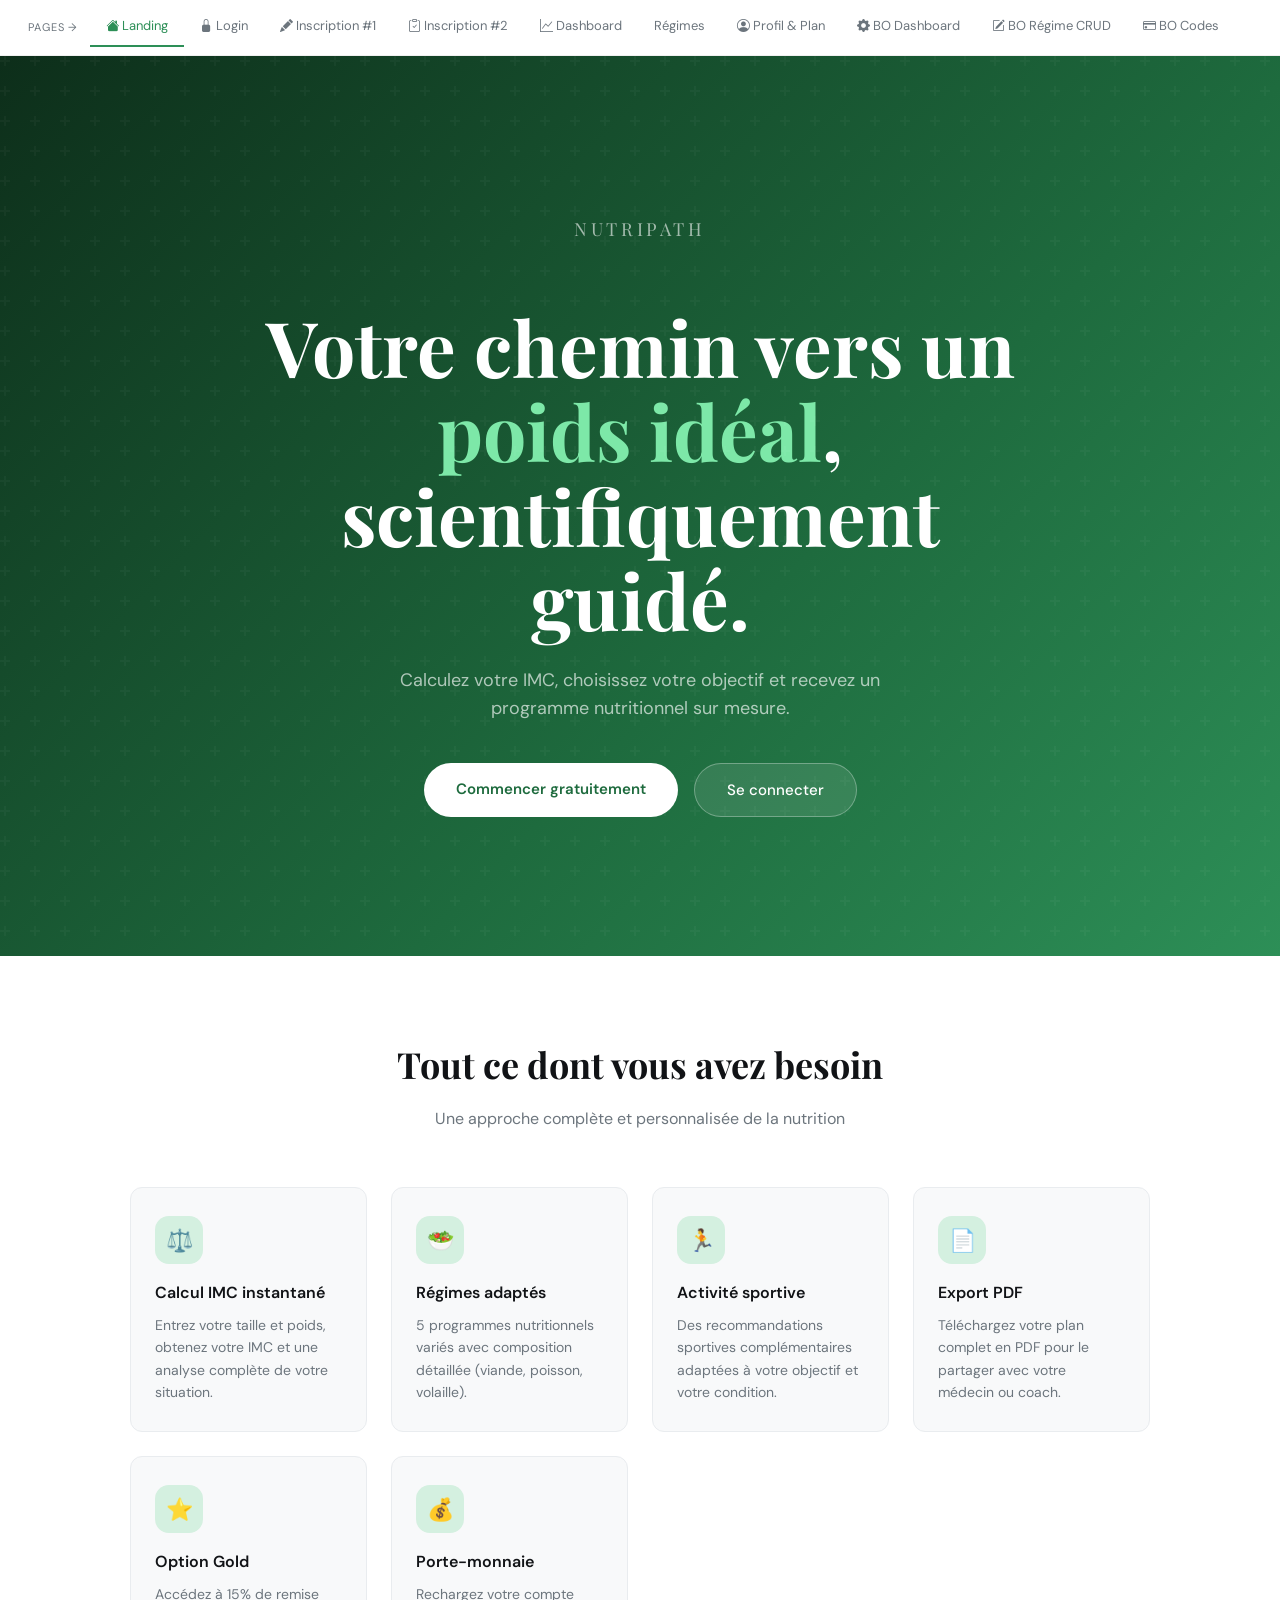
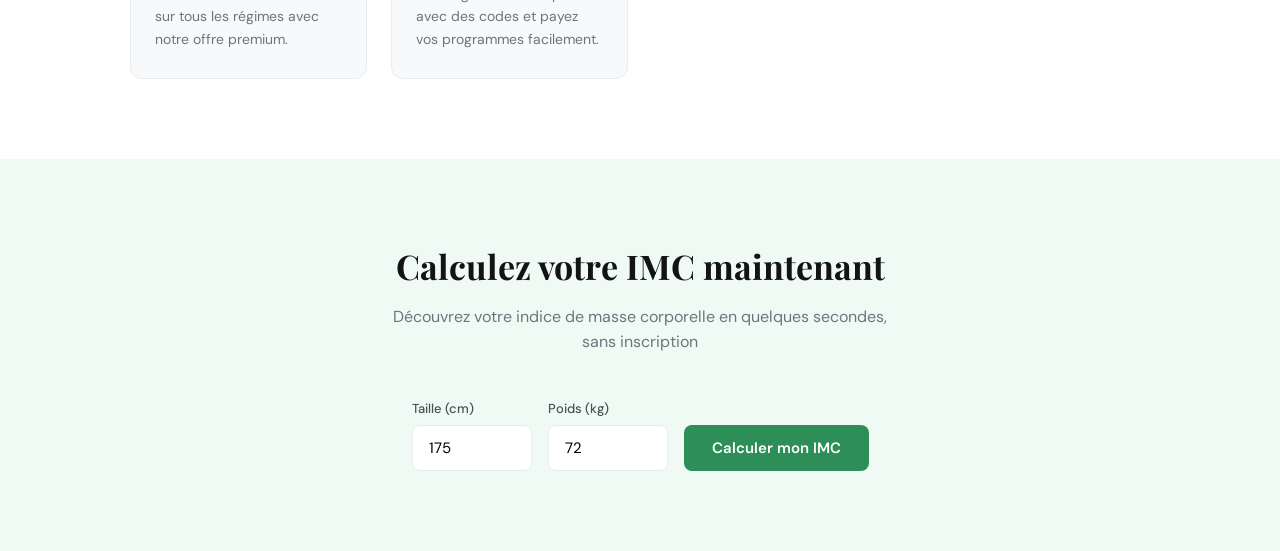
<file: template/index.html>
<!DOCTYPE html>
<html lang="fr">
<head>
<meta charset="UTF-8">
<meta name="viewport" content="width=device-width, initial-scale=1.0">
<title>NutriPath — Accueil</title>
<link href="https://fonts.googleapis.com/css2?family=Playfair+Display:wght@400;600;700&family=DM+Sans:wght@300;400;500;600&display=swap" rel="stylesheet">
<link rel="stylesheet" href="https://cdn.jsdelivr.net/npm/bootstrap-icons@1.11.0/font/bootstrap-icons.css">
<style>
  :root {
    --green-50: #f0faf4;
    --green-100: #d4f0e0;
    --green-400: #3aaa6b;
    --green-500: #2d8f57;
    --green-600: #1e6b3e;
    --green-900: #0d2e1a;
    --gold-100: #fef6e0;
    --gold-400: #e6a817;
    --gold-500: #c48a00;
    --amber-50: #fffbf0;
    --slate-50: #f8f9fa;
    --slate-100: #f1f3f5;
    --slate-200: #e9ecef;
    --slate-300: #dee2e6;
    --slate-400: #adb5bd;
    --slate-500: #6c757d;
    --slate-600: #495057;
    --slate-700: #343a40;
    --slate-900: #111316;
    --red-400: #e04646;
    --red-100: #fde8e8;
    --blue-400: #3b82f6;
    --blue-100: #dbeafe;
    --radius: 12px;
    --radius-sm: 8px;
    --radius-lg: 20px;
    --shadow: 0 2px 16px rgba(0,0,0,0.07);
    --shadow-md: 0 4px 24px rgba(0,0,0,0.11);
  }

  * { box-sizing: border-box; margin: 0; padding: 0; }
  body { font-family: 'DM Sans', sans-serif; background: #fff; color: var(--slate-900); line-height: 1.6; }
  h1, h2, h3 { font-family: 'Playfair Display', serif; }

  /* ---- NAV TEMPLATE (meta nav for demo) ---- */
  .demo-nav {
    position: fixed; top: 0; left: 0; right: 0; z-index: 9999;
    background: rgba(255,255,255,0.95); backdrop-filter: blur(8px);
    display: flex; align-items: center; gap: 0; overflow-x: auto;
    padding: 0 24px; height: 56px; border-bottom: 1px solid rgba(0,0,0,0.06);
  }
  .demo-nav span { color: var(--slate-500); font-size: 11px; text-transform: uppercase; letter-spacing: .08em; padding: 0 12px 0 4px; white-space: nowrap; }
  .demo-nav a {
    background: none; border: none; color: var(--slate-500); font-family: 'DM Sans', sans-serif;
    font-size: 13px; padding: 8px 16px; cursor: pointer; white-space: nowrap; border-radius: 0;
    border-bottom: 2px solid transparent; transition: color .15s, border-color .15s;
    text-decoration: none;
  }
  .demo-nav a:hover { color: var(--slate-900); }
  .demo-nav a.active { color: var(--green-500); border-bottom-color: var(--green-500); }

  /* ===== PAGE 1 : LANDING ===== */
  .landing-hero {
    background: linear-gradient(135deg, #0d2e1a 0%, #1e6b3e 60%, #2d8f57 100%);
    min-height: 100vh; display: flex; flex-direction: column;
    align-items: center; justify-content: center; text-align: center;
    padding: 80px 24px 60px; position: relative; overflow: hidden;
  }
  .landing-hero::before {
    content: ''; position: absolute; inset: 0;
    background: url("data:image/svg+xml,%3Csvg width='60' height='60' viewBox='0 0 60 60' xmlns='http://www.w3.org/2000/svg'%3E%3Cg fill='none' fill-rule='evenodd'%3E%3Cg fill='%23ffffff' fill-opacity='0.03'%3E%3Cpath d='M36 34v-4h-2v4h-4v2h4v4h2v-4h4v-2h-4zm0-30V0h-2v4h-4v2h4v4h2V6h4V4h-4zM6 34v-4H4v4H0v2h4v4h2v-4h4v-2H6zM6 4V0H4v4H0v2h4v4h2V6h4V4H6z'/%3E%3C/g%3E%3C/g%3E%3C/svg%3E");
  }
  .landing-logo { font-family: 'Playfair Display', serif; font-size: 18px; color: rgba(255,255,255,0.6); letter-spacing: .2em; text-transform: uppercase; margin-bottom: 60px; }
  .landing-hero h1 { font-size: clamp(42px, 6vw, 80px); color: #fff; font-weight: 700; line-height: 1.1; max-width: 800px; }
  .landing-hero h1 em { font-style: normal; color: #7de8a8; }
  .landing-hero p { font-size: 18px; color: rgba(255,255,255,0.65); max-width: 520px; margin: 24px auto 40px; }
  .hero-btns { display: flex; gap: 16px; flex-wrap: wrap; justify-content: center; }
  .btn-primary { background: #fff; color: var(--green-600); font-family: 'DM Sans', sans-serif; font-weight: 600; font-size: 15px; border: none; padding: 14px 32px; border-radius: 100px; cursor: pointer; transition: transform .15s, box-shadow .15s; text-decoration: none; display: inline-block; }
  .btn-primary:hover { transform: translateY(-2px); box-shadow: 0 8px 24px rgba(0,0,0,0.2); }
  .btn-outline { background: rgba(255,255,255,0.1); color: #fff; font-family: 'DM Sans', sans-serif; font-weight: 500; font-size: 15px; border: 1.5px solid rgba(255,255,255,0.3); padding: 14px 32px; border-radius: 100px; cursor: pointer; transition: background .15s; text-decoration: none; display: inline-block; }
  .btn-outline:hover { background: rgba(255,255,255,0.18); }

  .landing-features { padding: 80px 40px; max-width: 1100px; margin: 0 auto; }
  .landing-features h2 { font-size: 36px; text-align: center; color: var(--slate-900); margin-bottom: 12px; }
  .landing-features .subtitle { text-align: center; color: var(--slate-500); margin-bottom: 56px; font-size: 16px; }
  .feat-grid { display: grid; grid-template-columns: repeat(auto-fit, minmax(220px, 1fr)); gap: 24px; }
  .feat-card { background: var(--slate-50); border-radius: var(--radius); padding: 28px 24px; border: 1px solid var(--slate-200); }
  .feat-icon { width: 48px; height: 48px; border-radius: 14px; background: var(--green-100); display: flex; align-items: center; justify-content: center; margin-bottom: 16px; font-size: 22px; }
  .feat-card h3 { font-family: 'DM Sans', sans-serif; font-size: 16px; font-weight: 600; margin-bottom: 8px; color: var(--slate-900); }
  .feat-card p { font-size: 14px; color: var(--slate-500); line-height: 1.6; }

  .landing-imc { background: var(--green-50); padding: 80px 40px; text-align: center; }
  .landing-imc h2 { font-size: 34px; margin-bottom: 10px; }
  .landing-imc p { color: var(--slate-500); max-width: 500px; margin: 0 auto 40px; }
  .imc-widget { display: inline-flex; gap: 16px; flex-wrap: wrap; justify-content: center; align-items: flex-end; }
  .imc-field { display: flex; flex-direction: column; gap: 6px; }
  .imc-field label { font-size: 13px; font-weight: 500; color: var(--slate-600); text-align: left; }
  .imc-field input { width: 120px; padding: 12px 16px; border: 1.5px solid var(--slate-200); border-radius: var(--radius-sm); font-family: 'DM Sans', sans-serif; font-size: 15px; outline: none; }
  .imc-field input:focus { border-color: var(--green-400); }
  .imc-btn { background: var(--green-500); color: #fff; border: none; padding: 13px 28px; border-radius: var(--radius-sm); font-family: 'DM Sans', sans-serif; font-size: 15px; font-weight: 600; cursor: pointer; }
  .imc-result { margin-top: 28px; font-size: 18px; font-weight: 500; display: none; }
</style>
</head>
<body>

<!-- META NAVIGATION (démo) -->
<nav class="demo-nav">
  <span>PAGES →</span>
  <a href="index.html" class="active"><i class="bi bi-house-fill"></i> Landing</a>
  <a href="login.html"><i class="bi bi-lock-fill"></i> Login</a>
  <a href="inscription1.html"><i class="bi bi-pencil-fill"></i> Inscription #1</a>
  <a href="inscription2.html"><i class="bi bi-clipboard-check"></i> Inscription #2</a>
  <a href="dashboard.html"><i class="bi bi-graph-up"></i> Dashboard</a>
  <a href="regimes.html"><i class="bi bi-leaf"></i> Régimes</a>
  <a href="profil.html"><i class="bi bi-person-circle"></i> Profil & Plan</a>
  <a href="bo-dashboard.html"><i class="bi bi-gear-fill"></i> BO Dashboard</a>
  <a href="bo-crud.html"><i class="bi bi-pencil-square"></i> BO Régime CRUD</a>
  <a href="bo-codes.html"><i class="bi bi-credit-card"></i> BO Codes</a>
</nav>

<!-- ============================= -->
<!-- PAGE 1 : LANDING              -->
<!-- ============================= -->
<div style="padding-top: 56px;">
  <div class="landing-hero">
    <div class="landing-logo">NutriPath</div>
    <h1>Votre chemin vers un <em>poids idéal</em>, scientifiquement guidé.</h1>
    <p>Calculez votre IMC, choisissez votre objectif et recevez un programme nutritionnel sur mesure.</p>
    <div class="hero-btns">
      <a href="inscription1.html" class="btn-primary">Commencer gratuitement</a>
      <a href="login.html" class="btn-outline">Se connecter</a>
    </div>
  </div>

  <div class="landing-features">
    <h2>Tout ce dont vous avez besoin</h2>
    <p class="subtitle">Une approche complète et personnalisée de la nutrition</p>
    <div class="feat-grid">
      <div class="feat-card">
        <div class="feat-icon">⚖️</div>
        <h3>Calcul IMC instantané</h3>
        <p>Entrez votre taille et poids, obtenez votre IMC et une analyse complète de votre situation.</p>
      </div>
      <div class="feat-card">
        <div class="feat-icon">🥗</div>
        <h3>Régimes adaptés</h3>
        <p>5 programmes nutritionnels variés avec composition détaillée (viande, poisson, volaille).</p>
      </div>
      <div class="feat-card">
        <div class="feat-icon">🏃</div>
        <h3>Activité sportive</h3>
        <p>Des recommandations sportives complémentaires adaptées à votre objectif et votre condition.</p>
      </div>
      <div class="feat-card">
        <div class="feat-icon">📄</div>
        <h3>Export PDF</h3>
        <p>Téléchargez votre plan complet en PDF pour le partager avec votre médecin ou coach.</p>
      </div>
      <div class="feat-card">
        <div class="feat-icon">⭐</div>
        <h3>Option Gold</h3>
        <p>Accédez à 15% de remise sur tous les régimes avec notre offre premium.</p>
      </div>
      <div class="feat-card">
        <div class="feat-icon">💰</div>
        <h3>Porte-monnaie</h3>
        <p>Rechargez votre compte avec des codes et payez vos programmes facilement.</p>
      </div>
    </div>
  </div>

  <div class="landing-imc">
    <h2>Calculez votre IMC maintenant</h2>
    <p>Découvrez votre indice de masse corporelle en quelques secondes, sans inscription</p>
    <div class="imc-widget">
      <div class="imc-field">
        <label>Taille (cm)</label>
        <input type="number" id="calc-taille" placeholder="175" value="175">
      </div>
      <div class="imc-field">
        <label>Poids (kg)</label>
        <input type="number" id="calc-poids" placeholder="72" value="72">
      </div>
      <button class="imc-btn" onclick="calcIMC()">Calculer mon IMC</button>
    </div>
    <div class="imc-result" id="imc-result"></div>
  </div>
</div>

<script>
function calcIMC() {
  const t = parseFloat(document.getElementById('calc-taille').value) / 100;
  const p = parseFloat(document.getElementById('calc-poids').value);
  if (!t || !p) return;
  const imc = (p / (t * t)).toFixed(1);
  let cat = imc < 18.5 ? 'Insuffisance pondérale' : imc < 25 ? 'Poids normal ✓' : imc < 30 ? 'Surpoids' : 'Obésité';
  let color = imc < 18.5 ? '#3b82f6' : imc < 25 ? '#3aaa6b' : imc < 30 ? '#e6a817' : '#e04646';
  const r = document.getElementById('imc-result');
  r.style.display = 'block';
  r.innerHTML = `Votre IMC est <strong style="color:${color}; font-size:24px;">${imc}</strong> — <span style="color:${color}">${cat}</span>`;
}
</script>
</body>
</html>
</file>
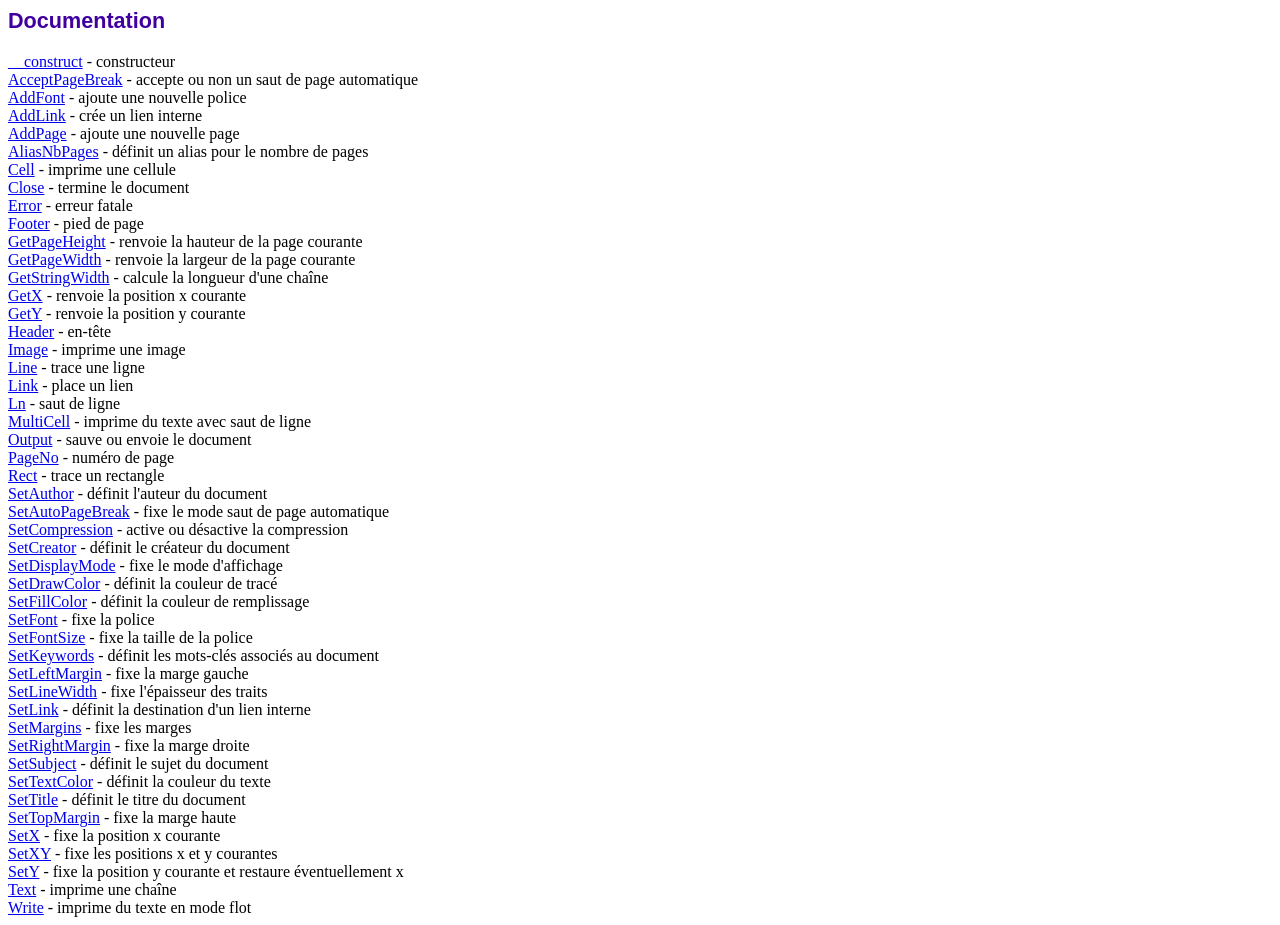
<file: public/assets/fpdf186/doc/index.htm>
<!DOCTYPE html PUBLIC "-//W3C//DTD HTML 4.01 Transitional//EN">
<html>
<head>
<meta http-equiv="Content-Type" content="text/html; charset=UTF-8">
<title>Documentation</title>
<link type="text/css" rel="stylesheet" href="../fpdf.css">
</head>
<body>
<h1>Documentation</h1>
<a href="__construct.htm">__construct</a> - constructeur<br>
<a href="acceptpagebreak.htm">AcceptPageBreak</a> - accepte ou non un saut de page automatique<br>
<a href="addfont.htm">AddFont</a> - ajoute une nouvelle police<br>
<a href="addlink.htm">AddLink</a> - crée un lien interne<br>
<a href="addpage.htm">AddPage</a> - ajoute une nouvelle page<br>
<a href="aliasnbpages.htm">AliasNbPages</a> - définit un alias pour le nombre de pages<br>
<a href="cell.htm">Cell</a> - imprime une cellule<br>
<a href="close.htm">Close</a> - termine le document<br>
<a href="error.htm">Error</a> - erreur fatale<br>
<a href="footer.htm">Footer</a> - pied de page<br>
<a href="getpageheight.htm">GetPageHeight</a> - renvoie la hauteur de la page courante<br>
<a href="getpagewidth.htm">GetPageWidth</a> - renvoie la largeur de la page courante<br>
<a href="getstringwidth.htm">GetStringWidth</a> - calcule la longueur d'une chaîne<br>
<a href="getx.htm">GetX</a> - renvoie la position x courante<br>
<a href="gety.htm">GetY</a> - renvoie la position y courante<br>
<a href="header.htm">Header</a> - en-tête<br>
<a href="image.htm">Image</a> - imprime une image<br>
<a href="line.htm">Line</a> - trace une ligne<br>
<a href="link.htm">Link</a> - place un lien<br>
<a href="ln.htm">Ln</a> - saut de ligne<br>
<a href="multicell.htm">MultiCell</a> - imprime du texte avec saut de ligne<br>
<a href="output.htm">Output</a> - sauve ou envoie le document<br>
<a href="pageno.htm">PageNo</a> - numéro de page<br>
<a href="rect.htm">Rect</a> - trace un rectangle<br>
<a href="setauthor.htm">SetAuthor</a> - définit l'auteur du document<br>
<a href="setautopagebreak.htm">SetAutoPageBreak</a> - fixe le mode saut de page automatique<br>
<a href="setcompression.htm">SetCompression</a> - active ou désactive la compression<br>
<a href="setcreator.htm">SetCreator</a> - définit le créateur du document<br>
<a href="setdisplaymode.htm">SetDisplayMode</a> - fixe le mode d'affichage<br>
<a href="setdrawcolor.htm">SetDrawColor</a> - définit la couleur de tracé<br>
<a href="setfillcolor.htm">SetFillColor</a> - définit la couleur de remplissage<br>
<a href="setfont.htm">SetFont</a> - fixe la police<br>
<a href="setfontsize.htm">SetFontSize</a> - fixe la taille de la police<br>
<a href="setkeywords.htm">SetKeywords</a> - définit les mots-clés associés au document<br>
<a href="setleftmargin.htm">SetLeftMargin</a> - fixe la marge gauche<br>
<a href="setlinewidth.htm">SetLineWidth</a> - fixe l'épaisseur des traits<br>
<a href="setlink.htm">SetLink</a> - définit la destination d'un lien interne<br>
<a href="setmargins.htm">SetMargins</a> - fixe les marges<br>
<a href="setrightmargin.htm">SetRightMargin</a> - fixe la marge droite<br>
<a href="setsubject.htm">SetSubject</a> - définit le sujet du document<br>
<a href="settextcolor.htm">SetTextColor</a> - définit la couleur du texte<br>
<a href="settitle.htm">SetTitle</a> - définit le titre du document<br>
<a href="settopmargin.htm">SetTopMargin</a> - fixe la marge haute<br>
<a href="setx.htm">SetX</a> - fixe la position x courante<br>
<a href="setxy.htm">SetXY</a> - fixe les positions x et y courantes<br>
<a href="sety.htm">SetY</a> - fixe la position y courante et restaure éventuellement x<br>
<a href="text.htm">Text</a> - imprime une chaîne<br>
<a href="write.htm">Write</a> - imprime du texte en mode flot<br>
</body>
</html>
</file>
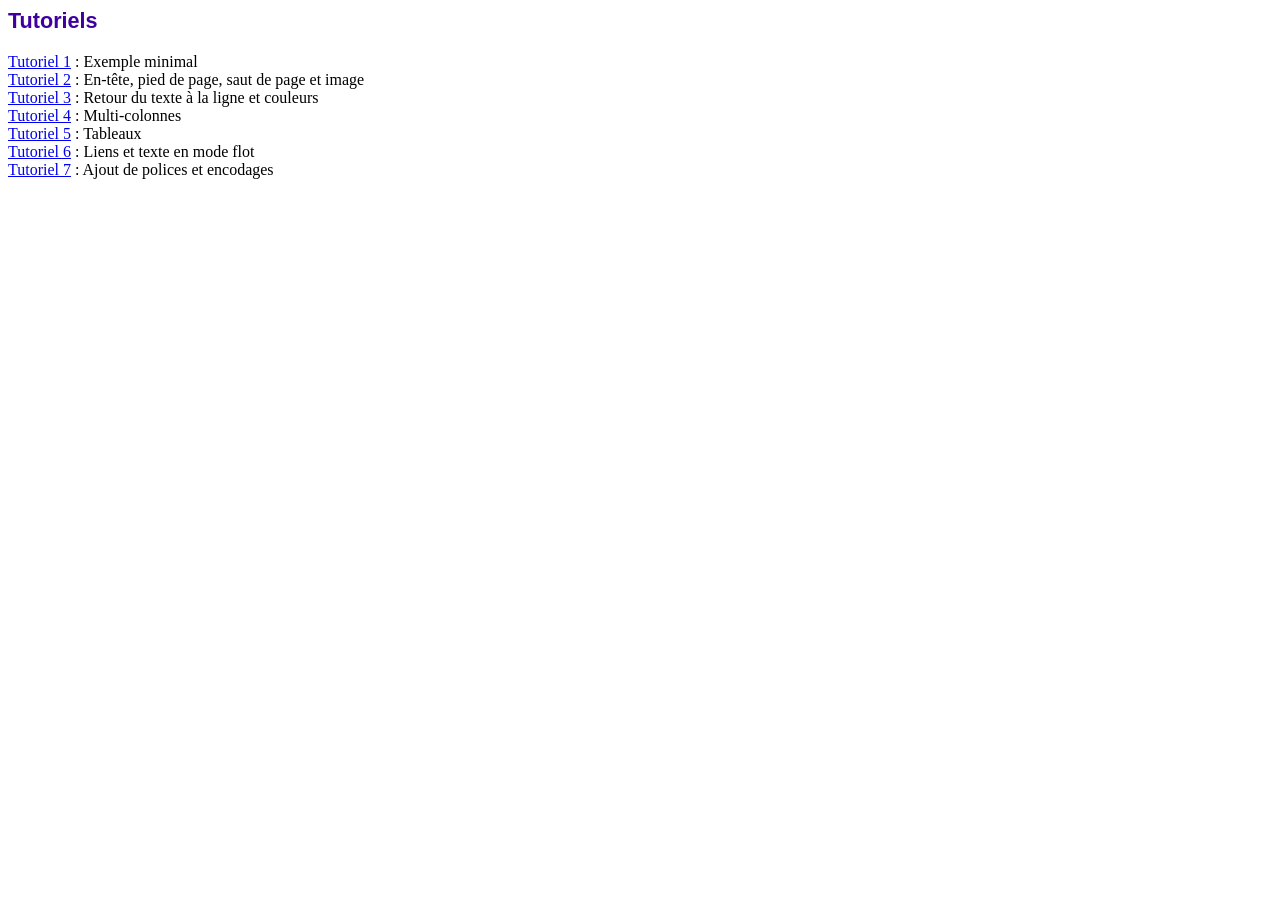
<file: public/assets/fpdf186/tutorial/index.htm>
<!DOCTYPE html PUBLIC "-//W3C//DTD HTML 4.01 Transitional//EN">
<html>
<head>
<meta http-equiv="Content-Type" content="text/html; charset=UTF-8">
<title>Tutoriels</title>
<link type="text/css" rel="stylesheet" href="../fpdf.css">
</head>
<body>
<h1>Tutoriels</h1>
<ul style="list-style-type:none; margin-left:0; padding-left:0">
<li><a href="tuto1.htm">Tutoriel 1</a> : Exemple minimal</li>
<li><a href="tuto2.htm">Tutoriel 2</a> : En-tête, pied de page, saut de page et image</li>
<li><a href="tuto3.htm">Tutoriel 3</a> : Retour du texte à la ligne et couleurs</li>
<li><a href="tuto4.htm">Tutoriel 4</a> : Multi-colonnes</li>
<li><a href="tuto5.htm">Tutoriel 5</a> : Tableaux</li>
<li><a href="tuto6.htm">Tutoriel 6</a> : Liens et texte en mode flot</li>
<li><a href="tuto7.htm">Tutoriel 7</a> : Ajout de polices et encodages</li>
</ul>
</body>
</html>
</file>
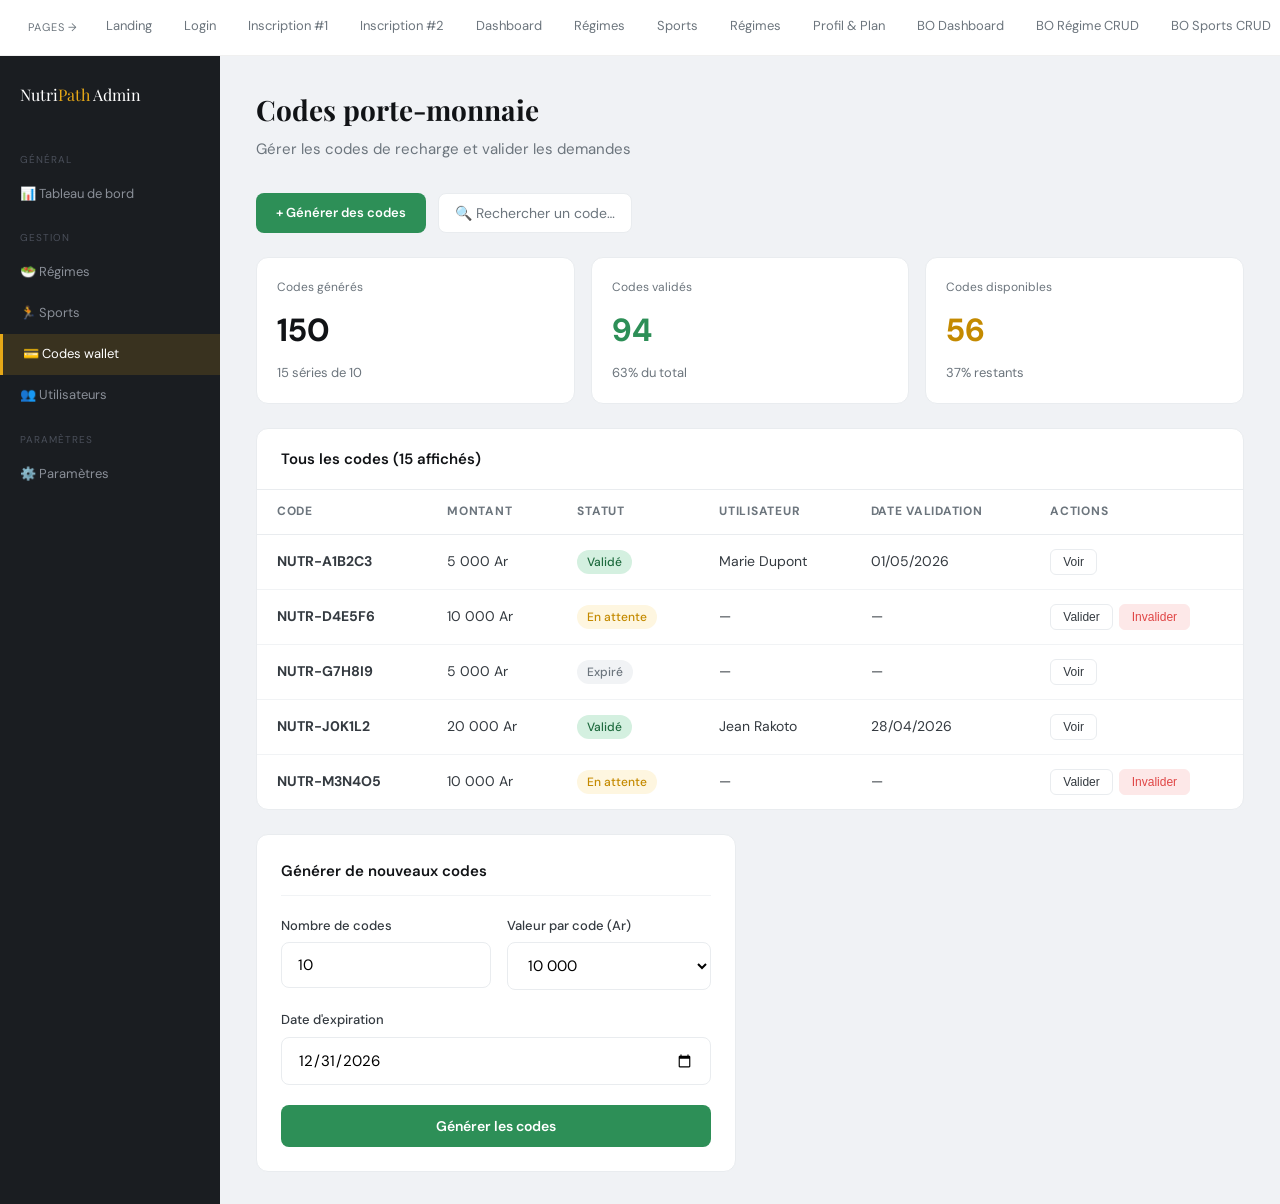
<file: template/bo-codes.html>
<!DOCTYPE html>
<html lang="fr">
<head>
<meta charset="UTF-8">
<meta name="viewport" content="width=device-width, initial-scale=1.0">
<title>NutriPath — BO Codes Wallet</title>
<link href="https://fonts.googleapis.com/css2?family=Playfair+Display:wght@400;600;700&family=DM+Sans:wght@300;400;500;600&display=swap" rel="stylesheet">
<link rel="stylesheet" href="https://cdn.jsdelivr.net/npm/bootstrap-icons@1.11.0/font/bootstrap-icons.css">
<style>
  :root {
    --green-50: #f0faf4;
    --green-100: #d4f0e0;
    --green-400: #3aaa6b;
    --green-500: #2d8f57;
    --green-600: #1e6b3e;
    --gold-100: #fef6e0;
    --gold-400: #e6a817;
    --gold-500: #c48a00;
    --slate-50: #f8f9fa;
    --slate-100: #f1f3f5;
    --slate-200: #e9ecef;
    --slate-300: #dee2e6;
    --slate-400: #adb5bd;
    --slate-500: #6c757d;
    --slate-600: #495057;
    --slate-700: #343a40;
    --slate-900: #111316;
    --red-400: #e04646;
    --red-100: #fde8e8;
    --blue-400: #3b82f6;
    --blue-100: #dbeafe;
    --radius: 12px;
    --radius-sm: 8px;
  }

  * { box-sizing: border-box; margin: 0; padding: 0; }
  body { font-family: 'DM Sans', sans-serif; background: #fff; color: var(--slate-900); line-height: 1.6; }
  h1, h2, h3 { font-family: 'Playfair Display', serif; }

  .demo-nav {
    position: fixed; top: 0; left: 0; right: 0; z-index: 9999;
    background: rgba(255,255,255,0.95); backdrop-filter: blur(8px);
    display: flex; align-items: center; gap: 0; overflow-x: auto;
    padding: 0 24px; height: 56px; border-bottom: 1px solid rgba(0,0,0,0.06);
  }
  .demo-nav span { color: var(--slate-500); font-size: 11px; text-transform: uppercase; letter-spacing: .08em; padding: 0 12px 0 4px; white-space: nowrap; }
  .demo-nav a {
    background: none; border: none; color: var(--slate-500); font-family: 'DM Sans', sans-serif;
    font-size: 13px; padding: 8px 16px; cursor: pointer; white-space: nowrap; border-radius: 0;
    border-bottom: 2px solid transparent; transition: color .15s, border-color .15s;
    text-decoration: none;
  }
  .demo-nav a:hover { color: var(--slate-900); }
  .demo-nav a.active { color: var(--green-500); border-bottom-color: var(--green-500); }

  .app-layout { display: flex; min-height: 100vh; padding-top: 56px; }
  .bo-sidebar { width: 220px; background: #1a1d21; padding: 20px 0; flex-shrink: 0; }
  .bo-logo { font-family: 'Playfair Display', serif; font-size: 16px; color: #fff; padding: 6px 20px 28px; }
  .bo-logo span { color: #e6a817; }
  .bo-item { display: flex; align-items: center; gap: 9px; padding: 10px 20px; font-size: 13px; color: #8a8f98; cursor: pointer; transition: all .12s; text-decoration: none; }
  .bo-item:hover { color: #fff; background: rgba(255,255,255,0.05); }
  .bo-item.active { color: #fff; background: rgba(230,168,23,0.15); border-left: 3px solid #e6a817; }
  .bo-section { font-size: 10px; text-transform: uppercase; letter-spacing: .1em; color: #4a4f5a; padding: 16px 20px 6px; }

  .bo-content { flex: 1; padding: 32px 36px; background: #f0f2f5; }
  .page-header { margin-bottom: 32px; }
  .page-header h2 { font-size: 28px; color: var(--slate-900); }
  .page-header p { color: var(--slate-500); font-size: 15px; margin-top: 4px; }

  .kpi-row { display: grid; grid-template-columns: repeat(3, 1fr); gap: 16px; margin-bottom: 24px; }
  .kpi-card { background: #fff; border-radius: var(--radius); padding: 20px; border: 1px solid var(--slate-200); }
  .kpi-label { font-size: 12px; color: var(--slate-500); margin-bottom: 8px; }
  .kpi-value { font-size: 32px; font-weight: 700; color: var(--slate-900); margin-bottom: 6px; }
  .kpi-trend { font-size: 13px; color: var(--slate-500); }

  .bo-table { background: #fff; border-radius: var(--radius); border: 1px solid var(--slate-200); overflow: hidden; margin-bottom: 24px; }
  .bo-table-header { display: flex; align-items: center; justify-content: space-between; padding: 18px 24px; border-bottom: 1px solid var(--slate-200); }
  .bo-table-header h3 { font-family: 'DM Sans', sans-serif; font-size: 15px; font-weight: 600; }
  .btn-add-bo { background: var(--green-500); color: #fff; border: none; padding: 9px 20px; border-radius: var(--radius-sm); font-family: 'DM Sans', sans-serif; font-size: 13px; font-weight: 600; cursor: pointer; }
  table { width: 100%; border-collapse: collapse; }
  th { font-family: 'DM Sans', sans-serif; font-size: 12px; text-transform: uppercase; letter-spacing: .06em; color: var(--slate-500); padding: 12px 20px; text-align: left; border-bottom: 1px solid var(--slate-200); }
  td { padding: 14px 20px; font-size: 14px; color: var(--slate-700); border-bottom: 1px solid var(--slate-100); }
  tr:last-child td { border-bottom: none; }
  .badge-status { padding: 4px 10px; border-radius: 100px; font-size: 12px; font-weight: 500; }
  .badge-active { background: var(--green-100); color: var(--green-600); }
  .badge-pending { background: var(--gold-100); color: var(--gold-500); }
  .badge-inactive { background: var(--slate-100); color: var(--slate-500); }
  .action-btns { display: flex; gap: 6px; }
  .btn-edit { padding: 5px 12px; border-radius: 6px; border: 1px solid var(--slate-200); background: #fff; font-size: 12px; cursor: pointer; color: var(--slate-700); }
  .btn-del { padding: 5px 12px; border-radius: 6px; border: 1px solid var(--red-100); background: var(--red-100); font-size: 12px; cursor: pointer; color: var(--red-400); }

  .form-card { background: #fff; border-radius: var(--radius); border: 1px solid var(--slate-200); padding: 24px; max-width: 480px; }
  .form-card h3 { font-family: 'DM Sans', sans-serif; font-size: 15px; font-weight: 600; margin-bottom: 20px; padding-bottom: 12px; border-bottom: 1px solid var(--slate-100); }
  .form-group { display: flex; flex-direction: column; gap: 6px; margin-bottom: 20px; }
  .form-group label { font-size: 13px; font-weight: 500; color: var(--slate-700); }
  .form-group input, .form-group select { padding: 12px 16px; border: 1.5px solid var(--slate-200); border-radius: var(--radius-sm); font-family: 'DM Sans', sans-serif; font-size: 15px; outline: none; background: #fff; }
  .form-group input:focus, .form-group select:focus { border-color: var(--green-400); }
  .form-row { display: grid; grid-template-columns: 1fr 1fr; gap: 16px; }
  .btn-save { padding: 12px 28px; border: none; border-radius: var(--radius-sm); font-family: 'DM Sans', sans-serif; font-size: 14px; font-weight: 600; background: var(--green-500); color: #fff; cursor: pointer; width: 100%; }

  @media (max-width: 900px) {
    .kpi-row { grid-template-columns: 1fr; }
    .form-row { grid-template-columns: 1fr; }
    .bo-sidebar { width: 200px; }
    .bo-content { padding: 20px; }
  }
</style>
</head>
<body>

<nav class="demo-nav">
  <span>PAGES →</span>
  <a href="index.html">Landing</a>
  <a href="login.html">Login</a>
  <a href="inscription1.html">Inscription #1</a>
  <a href="inscription2.html">Inscription #2</a>
  <a href="dashboard.html">Dashboard</a>
  <a href="regimes.html">Régimes</a>
  <a href="sports.html">Sports</a>
  <a href="regimes.html">Régimes</a>
  <a href="profil.html">Profil & Plan</a>
  <a href="bo-dashboard.html">BO Dashboard</a>
  <a href="bo-crud.html">BO Régime CRUD</a>
  <a href="bo-sports.html">BO Sports CRUD</a>
  <a href="bo-codes.html" class="active">BO Codes</a>
</nav>

<div class="app-layout">
  <div class="bo-sidebar">
    <div class="bo-logo">Nutri<span>Path</span> Admin</div>
    <div class="bo-section">Général</div>
    <a href="bo-dashboard.html" class="bo-item">📊 Tableau de bord</a>
    <div class="bo-section">Gestion</div>
    <a href="bo-crud.html" class="bo-item">🥗 Régimes</a>
    <a href="bo-sports.html" class="bo-item">🏃 Sports</a>
    <a href="bo-codes.html" class="bo-item active">💳 Codes wallet</a>
    <div class="bo-item">👥 Utilisateurs</div>
    <div class="bo-section">Paramètres</div>
    <div class="bo-item">⚙️ Paramètres</div>
  </div>
  <div class="bo-content">
    <div class="page-header"><h2>Codes porte-monnaie</h2><p>Gérer les codes de recharge et valider les demandes</p></div>
    <div style="display: flex; gap: 12px; margin-bottom: 24px;">
      <button class="btn-add-bo">+ Générer des codes</button>
      <div style="background:#fff; border: 1px solid var(--slate-200); border-radius: 8px; padding: 8px 16px; font-size:14px; color:var(--slate-500);">🔍 Rechercher un code…</div>
    </div>

    <div class="kpi-row">
      <div class="kpi-card"><div class="kpi-label">Codes générés</div><div class="kpi-value">150</div><div class="kpi-trend">15 séries de 10</div></div>
      <div class="kpi-card"><div class="kpi-label">Codes validés</div><div class="kpi-value" style="color: var(--green-500);">94</div><div class="kpi-trend">63% du total</div></div>
      <div class="kpi-card"><div class="kpi-label">Codes disponibles</div><div class="kpi-value" style="color: var(--gold-500);">56</div><div class="kpi-trend">37% restants</div></div>
    </div>

    <div class="bo-table">
      <div class="bo-table-header"><h3>Tous les codes (15 affichés)</h3></div>
      <table>
        <thead><tr><th>Code</th><th>Montant</th><th>Statut</th><th>Utilisateur</th><th>Date validation</th><th>Actions</th></tr></thead>
        <tbody>
          <tr><td><strong>NUTR-A1B2C3</strong></td><td>5 000 Ar</td><td><span class="badge-status badge-active">Validé</span></td><td>Marie Dupont</td><td>01/05/2026</td><td><div class="action-btns"><button class="btn-edit">Voir</button></div></td></tr>
          <tr><td><strong>NUTR-D4E5F6</strong></td><td>10 000 Ar</td><td><span class="badge-status badge-pending">En attente</span></td><td>—</td><td>—</td><td><div class="action-btns"><button class="btn-edit">Valider</button><button class="btn-del">Invalider</button></div></td></tr>
          <tr><td><strong>NUTR-G7H8I9</strong></td><td>5 000 Ar</td><td><span class="badge-status badge-inactive">Expiré</span></td><td>—</td><td>—</td><td><div class="action-btns"><button class="btn-edit">Voir</button></div></td></tr>
          <tr><td><strong>NUTR-J0K1L2</strong></td><td>20 000 Ar</td><td><span class="badge-status badge-active">Validé</span></td><td>Jean Rakoto</td><td>28/04/2026</td><td><div class="action-btns"><button class="btn-edit">Voir</button></div></td></tr>
          <tr><td><strong>NUTR-M3N4O5</strong></td><td>10 000 Ar</td><td><span class="badge-status badge-pending">En attente</span></td><td>—</td><td>—</td><td><div class="action-btns"><button class="btn-edit">Valider</button><button class="btn-del">Invalider</button></div></td></tr>
        </tbody>
      </table>
    </div>

    <div class="form-card">
      <h3>Générer de nouveaux codes</h3>
      <div class="form-row">
        <div class="form-group"><label>Nombre de codes</label><input type="number" value="10"></div>
        <div class="form-group"><label>Valeur par code (Ar)</label><select><option>5 000</option><option selected>10 000</option><option>20 000</option><option>50 000</option></select></div>
      </div>
      <div class="form-group"><label>Date d'expiration</label><input type="date" value="2026-12-31"></div>
      <button class="btn-save">Générer les codes</button>
    </div>
  </div>
</div>
</body>
</html>
</file>
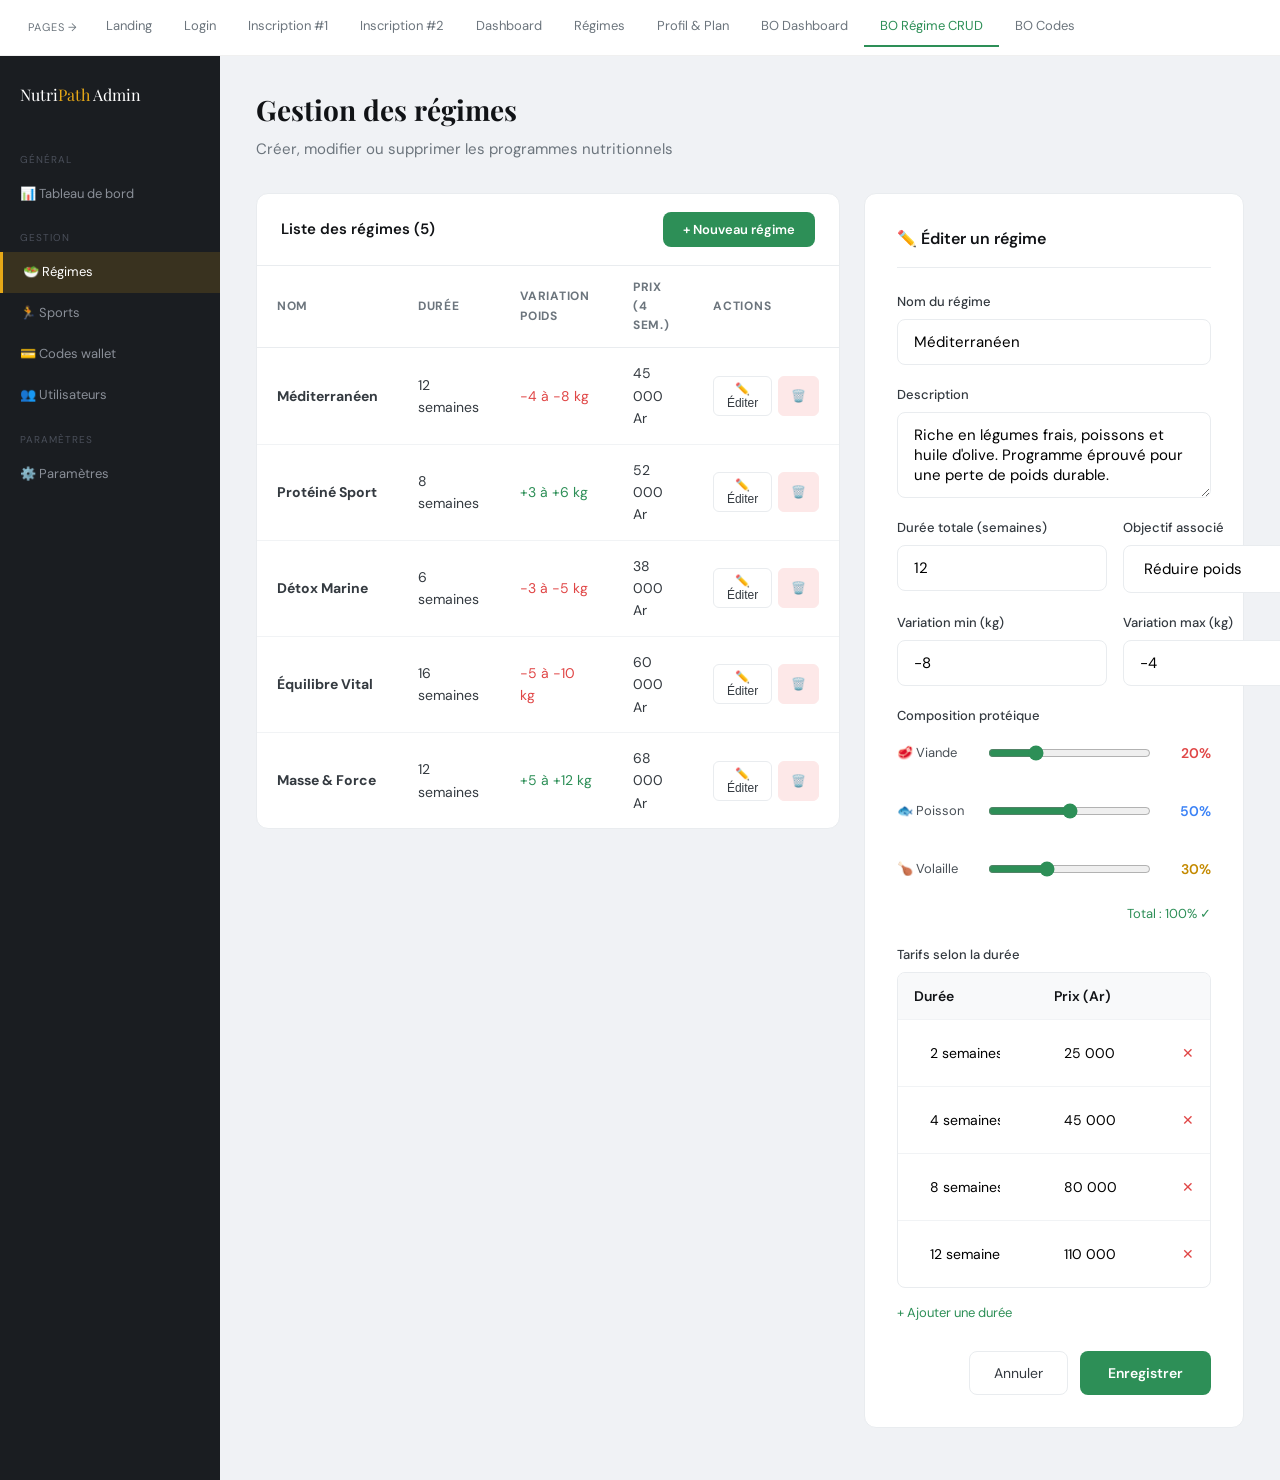
<file: template/bo-crud.html>
<!DOCTYPE html>
<html lang="fr">
<head>
<meta charset="UTF-8">
<meta name="viewport" content="width=device-width, initial-scale=1.0">
<title>NutriPath — BO Gestion des Régimes</title>
<link href="https://fonts.googleapis.com/css2?family=Playfair+Display:wght@400;600;700&family=DM+Sans:wght@300;400;500;600&display=swap" rel="stylesheet">
<link rel="stylesheet" href="https://cdn.jsdelivr.net/npm/bootstrap-icons@1.11.0/font/bootstrap-icons.css">
<style>
  :root {
    --green-50: #f0faf4;
    --green-100: #d4f0e0;
    --green-400: #3aaa6b;
    --green-500: #2d8f57;
    --green-600: #1e6b3e;
    --gold-100: #fef6e0;
    --gold-400: #e6a817;
    --gold-500: #c48a00;
    --slate-50: #f8f9fa;
    --slate-100: #f1f3f5;
    --slate-200: #e9ecef;
    --slate-300: #dee2e6;
    --slate-400: #adb5bd;
    --slate-500: #6c757d;
    --slate-600: #495057;
    --slate-700: #343a40;
    --slate-900: #111316;
    --red-400: #e04646;
    --red-100: #fde8e8;
    --blue-400: #3b82f6;
    --blue-100: #dbeafe;
    --radius: 12px;
    --radius-sm: 8px;
  }

  * { box-sizing: border-box; margin: 0; padding: 0; }
  body { font-family: 'DM Sans', sans-serif; background: #fff; color: var(--slate-900); line-height: 1.6; }
  h1, h2, h3 { font-family: 'Playfair Display', serif; }

  .demo-nav {
    position: fixed; top: 0; left: 0; right: 0; z-index: 9999;
    background: rgba(255,255,255,0.95); backdrop-filter: blur(8px);
    display: flex; align-items: center; gap: 0; overflow-x: auto;
    padding: 0 24px; height: 56px; border-bottom: 1px solid rgba(0,0,0,0.06);
  }
  .demo-nav span { color: var(--slate-500); font-size: 11px; text-transform: uppercase; letter-spacing: .08em; padding: 0 12px 0 4px; white-space: nowrap; }
  .demo-nav a {
    background: none; border: none; color: var(--slate-500); font-family: 'DM Sans', sans-serif;
    font-size: 13px; padding: 8px 16px; cursor: pointer; white-space: nowrap; border-radius: 0;
    border-bottom: 2px solid transparent; transition: color .15s, border-color .15s;
    text-decoration: none;
  }
  .demo-nav a:hover { color: var(--slate-900); }
  .demo-nav a.active { color: var(--green-500); border-bottom-color: var(--green-500); }

  .app-layout { display: flex; min-height: 100vh; padding-top: 56px; }
  .bo-sidebar { width: 220px; background: #1a1d21; padding: 20px 0; flex-shrink: 0; }
  .bo-logo { font-family: 'Playfair Display', serif; font-size: 16px; color: #fff; padding: 6px 20px 28px; }
  .bo-logo span { color: #e6a817; }
  .bo-item { display: flex; align-items: center; gap: 9px; padding: 10px 20px; font-size: 13px; color: #8a8f98; cursor: pointer; transition: all .12s; text-decoration: none; }
  .bo-item:hover { color: #fff; background: rgba(255,255,255,0.05); }
  .bo-item.active { color: #fff; background: rgba(230,168,23,0.15); border-left: 3px solid #e6a817; }
  .bo-section { font-size: 10px; text-transform: uppercase; letter-spacing: .1em; color: #4a4f5a; padding: 16px 20px 6px; }

  .bo-content { flex: 1; padding: 32px 36px; background: #f0f2f5; }
  .page-header { margin-bottom: 32px; }
  .page-header h2 { font-size: 28px; color: var(--slate-900); }
  .page-header p { color: var(--slate-500); font-size: 15px; margin-top: 4px; }

  .bo-table { background: #fff; border-radius: var(--radius); border: 1px solid var(--slate-200); overflow: hidden; }
  .bo-table-header { display: flex; align-items: center; justify-content: space-between; padding: 18px 24px; border-bottom: 1px solid var(--slate-200); }
  .bo-table-header h3 { font-family: 'DM Sans', sans-serif; font-size: 15px; font-weight: 600; }
  .btn-add-bo { background: var(--green-500); color: #fff; border: none; padding: 9px 20px; border-radius: var(--radius-sm); font-family: 'DM Sans', sans-serif; font-size: 13px; font-weight: 600; cursor: pointer; }
  table { width: 100%; border-collapse: collapse; }
  th { font-family: 'DM Sans', sans-serif; font-size: 12px; text-transform: uppercase; letter-spacing: .06em; color: var(--slate-500); padding: 12px 20px; text-align: left; border-bottom: 1px solid var(--slate-200); }
  td { padding: 14px 20px; font-size: 14px; color: var(--slate-700); border-bottom: 1px solid var(--slate-100); }
  tr:last-child td { border-bottom: none; }
  .action-btns { display: flex; gap: 6px; }
  .btn-edit { padding: 5px 12px; border-radius: 6px; border: 1px solid var(--slate-200); background: #fff; font-size: 12px; cursor: pointer; color: var(--slate-700); }
  .btn-del { padding: 5px 12px; border-radius: 6px; border: 1px solid var(--red-100); background: var(--red-100); font-size: 12px; cursor: pointer; color: var(--red-400); }

  .form-page { max-width: 700px; }
  .form-card { background: #fff; border-radius: var(--radius); border: 1px solid var(--slate-200); padding: 32px; margin-bottom: 20px; }
  .form-card h3 { font-family: 'DM Sans', sans-serif; font-size: 16px; font-weight: 600; margin-bottom: 24px; padding-bottom: 16px; border-bottom: 1px solid var(--slate-200); }
  .form-group { display: flex; flex-direction: column; gap: 6px; margin-bottom: 20px; }
  .form-group label { font-size: 13px; font-weight: 500; color: var(--slate-700); }
  .form-group input, .form-group select, .form-group textarea { padding: 12px 16px; border: 1.5px solid var(--slate-200); border-radius: var(--radius-sm); font-family: 'DM Sans', sans-serif; font-size: 15px; outline: none; background: #fff; transition: border-color .15s; }
  .form-group input:focus, .form-group select:focus, .form-group textarea:focus { border-color: var(--green-400); }
  .form-row { display: grid; grid-template-columns: 1fr 1fr; gap: 16px; }
  .comp-sliders { display: flex; flex-direction: column; gap: 16px; }
  .slider-group { display: flex; align-items: center; gap: 12px; }
  .slider-label { width: 80px; font-size: 13px; color: var(--slate-600); }
  .slider-group input[type=range] { flex: 1; accent-color: var(--green-500); }
  .slider-val { width: 48px; text-align: right; font-size: 14px; font-weight: 600; }
  .slider-val.meat { color: var(--red-400); }
  .slider-val.fish { color: var(--blue-400); }
  .slider-val.poultry { color: var(--gold-500); }
  .comp-total { text-align: right; font-size: 13px; color: var(--slate-500); margin-top: 8px; }
  .comp-total.ok { color: var(--green-500); }
  .comp-total.warn { color: var(--red-400); }
  .price-table { border: 1px solid var(--slate-200); border-radius: var(--radius-sm); overflow: hidden; }
  .price-row { display: grid; grid-template-columns: 1fr 1fr auto; gap: 0; border-bottom: 1px solid var(--slate-100); }
  .price-row:last-child { border-bottom: none; }
  .price-cell { padding: 12px 16px; font-size: 14px; }
  .price-cell input { width: 100%; border: none; outline: none; font-family: 'DM Sans', sans-serif; font-size: 14px; background: transparent; }
  .price-cell.del { display: flex; align-items: center; justify-content: center; cursor: pointer; color: var(--red-400); }
  .add-row-btn { display: flex; align-items: center; gap: 6px; font-size: 13px; color: var(--green-500); cursor: pointer; padding: 10px 0; border: none; background: none; font-family: 'DM Sans', sans-serif; }
  .form-actions { display: flex; gap: 12px; justify-content: flex-end; margin-top: 8px; }
  .btn-cancel { padding: 12px 24px; border: 1px solid var(--slate-200); border-radius: var(--radius-sm); font-family: 'DM Sans', sans-serif; font-size: 14px; background: #fff; cursor: pointer; color: var(--slate-700); }
  .btn-save { padding: 12px 28px; border: none; border-radius: var(--radius-sm); font-family: 'DM Sans', sans-serif; font-size: 14px; font-weight: 600; background: var(--green-500); color: #fff; cursor: pointer; }

  @media (max-width: 900px) {
    .form-row { grid-template-columns: 1fr; }
    .bo-sidebar { width: 200px; }
    .bo-content { padding: 20px; }
  }
</style>
</head>
<body>

<nav class="demo-nav">
  <span>PAGES →</span>
  <a href="index.html">Landing</a>
  <a href="login.html">Login</a>
  <a href="inscription1.html">Inscription #1</a>
  <a href="inscription2.html">Inscription #2</a>
  <a href="dashboard.html">Dashboard</a>
  <a href="regimes.html">Régimes</a>
  <a href="profil.html">Profil & Plan</a>
  <a href="bo-dashboard.html">BO Dashboard</a>
  <a href="bo-crud.html" class="active">BO Régime CRUD</a>
  <a href="bo-codes.html">BO Codes</a>
</nav>

<div class="app-layout">
  <div class="bo-sidebar">
    <div class="bo-logo">Nutri<span>Path</span> Admin</div>
    <div class="bo-section">Général</div>
    <a href="bo-dashboard.html" class="bo-item">📊 Tableau de bord</a>
    <div class="bo-section">Gestion</div>
    <a href="bo-crud.html" class="bo-item active">🥗 Régimes</a>
    <a href="bo-sports.html" class="bo-item">🏃 Sports</a>
    <a href="bo-codes.html" class="bo-item">💳 Codes wallet</a>
    <div class="bo-item">👥 Utilisateurs</div>
    <div class="bo-section">Paramètres</div>
    <div class="bo-item">⚙️ Paramètres</div>
  </div>
  <div class="bo-content">
    <div class="page-header"><h2>Gestion des régimes</h2><p>Créer, modifier ou supprimer les programmes nutritionnels</p></div>
    <div style="display: grid; grid-template-columns: 1fr 380px; gap: 24px;">
      <div>
        <div class="bo-table">
          <div class="bo-table-header"><h3>Liste des régimes (5)</h3><button class="btn-add-bo">+ Nouveau régime</button></div>
          <table>
            <thead><tr><th>Nom</th><th>Durée</th><th>Variation poids</th><th>Prix (4 sem.)</th><th>Actions</th></tr></thead>
            <tbody>
              <tr><td><strong>Méditerranéen</strong></td><td>12 semaines</td><td style="color: var(--red-400);">−4 à −8 kg</td><td>45 000 Ar</td><td><div class="action-btns"><button class="btn-edit">✏️ Éditer</button><button class="btn-del">🗑️</button></div></td></tr>
              <tr><td><strong>Protéiné Sport</strong></td><td>8 semaines</td><td style="color: var(--green-500);">+3 à +6 kg</td><td>52 000 Ar</td><td><div class="action-btns"><button class="btn-edit">✏️ Éditer</button><button class="btn-del">🗑️</button></div></td></tr>
              <tr><td><strong>Détox Marine</strong></td><td>6 semaines</td><td style="color: var(--red-400);">−3 à −5 kg</td><td>38 000 Ar</td><td><div class="action-btns"><button class="btn-edit">✏️ Éditer</button><button class="btn-del">🗑️</button></div></td></tr>
              <tr><td><strong>Équilibre Vital</strong></td><td>16 semaines</td><td style="color: var(--red-400);">−5 à −10 kg</td><td>60 000 Ar</td><td><div class="action-btns"><button class="btn-edit">✏️ Éditer</button><button class="btn-del">🗑️</button></div></td></tr>
              <tr><td><strong>Masse & Force</strong></td><td>12 semaines</td><td style="color: var(--green-500);">+5 à +12 kg</td><td>68 000 Ar</td><td><div class="action-btns"><button class="btn-edit">✏️ Éditer</button><button class="btn-del">🗑️</button></div></td></tr>
            </tbody>
          </table>
        </div>
      </div>
      <div class="form-page">
        <div class="form-card">
          <h3>✏️ Éditer un régime</h3>
          <div class="form-group"><label>Nom du régime</label><input type="text" value="Méditerranéen"></div>
          <div class="form-group"><label>Description</label><textarea rows="3">Riche en légumes frais, poissons et huile d'olive. Programme éprouvé pour une perte de poids durable.</textarea></div>
          <div class="form-row">
            <div class="form-group"><label>Durée totale (semaines)</label><input type="number" value="12"></div>
            <div class="form-group"><label>Objectif associé</label><select><option selected>Réduire poids</option><option>Augmenter poids</option><option>IMC idéal</option></select></div>
          </div>
          <div class="form-row">
            <div class="form-group"><label>Variation min (kg)</label><input type="number" value="-8"></div>
            <div class="form-group"><label>Variation max (kg)</label><input type="number" value="-4"></div>
          </div>
          <div class="form-group">
            <label>Composition protéique</label>
            <div class="comp-sliders">
              <div class="slider-group"><span class="slider-label">🥩 Viande</span><input type="range" min="0" max="100" value="20" oninput="updateComp(this,'meat-val')"><span class="slider-val meat" id="meat-val">20%</span></div>
              <div class="slider-group"><span class="slider-label">🐟 Poisson</span><input type="range" min="0" max="100" value="50" oninput="updateComp(this,'fish-val')"><span class="slider-val fish" id="fish-val">50%</span></div>
              <div class="slider-group"><span class="slider-label">🍗 Volaille</span><input type="range" min="0" max="100" value="30" oninput="updateComp(this,'poultry-val')"><span class="slider-val poultry" id="poultry-val">30%</span></div>
            </div>
            <div class="comp-total ok" id="comp-total">Total : 100% ✓</div>
          </div>
          <div class="form-group">
            <label>Tarifs selon la durée</label>
            <div class="price-table">
              <div class="price-row" style="background: var(--slate-50); font-weight:600;"><div class="price-cell">Durée</div><div class="price-cell">Prix (Ar)</div><div class="price-cell"></div></div>
              <div class="price-row"><div class="price-cell"><input value="2 semaines"></div><div class="price-cell"><input value="25 000"></div><div class="price-cell del">✕</div></div>
              <div class="price-row"><div class="price-cell"><input value="4 semaines"></div><div class="price-cell"><input value="45 000"></div><div class="price-cell del">✕</div></div>
              <div class="price-row"><div class="price-cell"><input value="8 semaines"></div><div class="price-cell"><input value="80 000"></div><div class="price-cell del">✕</div></div>
              <div class="price-row"><div class="price-cell"><input value="12 semaines"></div><div class="price-cell"><input value="110 000"></div><div class="price-cell del">✕</div></div>
            </div>
            <button class="add-row-btn">+ Ajouter une durée</button>
          </div>
          <div class="form-actions"><button class="btn-cancel">Annuler</button><button class="btn-save">Enregistrer</button></div>
        </div>
      </div>
    </div>
  </div>
</div>

<script>
function updateComp(el, targetId) {
  document.getElementById(targetId).textContent = el.value + '%';
  const sliders = document.querySelectorAll('#page-bo-crud input[type=range]');
  let total = 0;
  sliders.forEach(s => total += parseInt(s.value));
  const totalEl = document.getElementById('comp-total');
  totalEl.textContent = 'Total : ' + total + '% ' + (total === 100 ? '✓' : '⚠ doit être = 100%');
  totalEl.className = 'comp-total ' + (total === 100 ? 'ok' : 'warn');
}
</script>
</body>
</html>
</file>
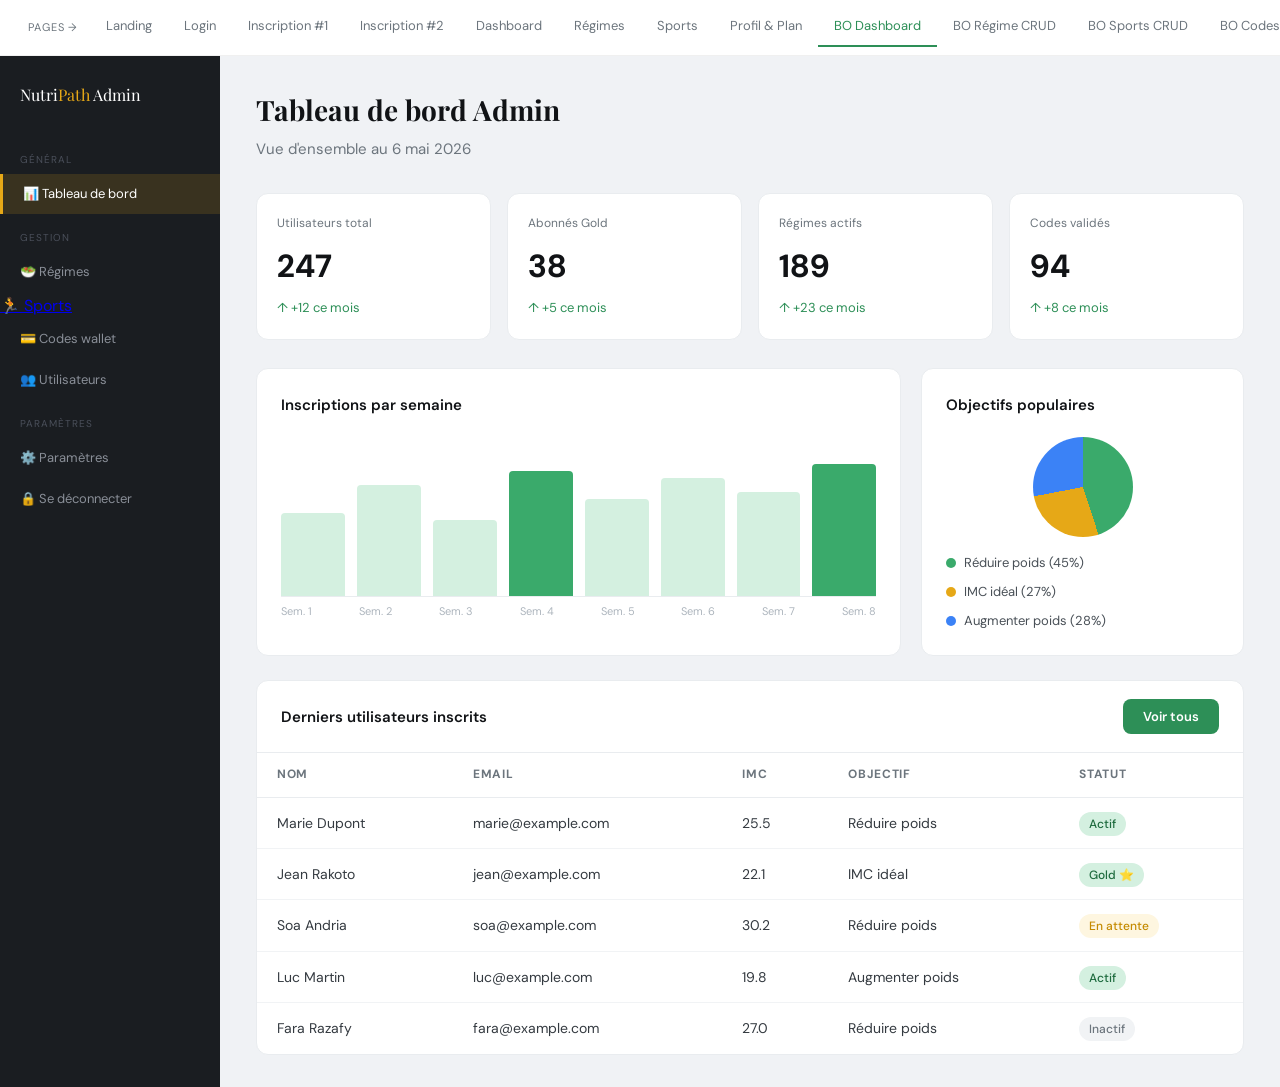
<file: template/bo-dashboard.html>
<!DOCTYPE html>
<html lang="fr">
<head>
<meta charset="UTF-8">
<meta name="viewport" content="width=device-width, initial-scale=1.0">
<title>NutriPath — Back-office Dashboard</title>
<link href="https://fonts.googleapis.com/css2?family=Playfair+Display:wght@400;600;700&family=DM+Sans:wght@300;400;500;600&display=swap" rel="stylesheet">
<link rel="stylesheet" href="https://cdn.jsdelivr.net/npm/bootstrap-icons@1.11.0/font/bootstrap-icons.css">
<style>
  :root {
    --green-50: #f0faf4;
    --green-100: #d4f0e0;
    --green-400: #3aaa6b;
    --green-500: #2d8f57;
    --green-600: #1e6b3e;
    --gold-100: #fef6e0;
    --gold-400: #e6a817;
    --gold-500: #c48a00;
    --slate-50: #f8f9fa;
    --slate-100: #f1f3f5;
    --slate-200: #e9ecef;
    --slate-300: #dee2e6;
    --slate-400: #adb5bd;
    --slate-500: #6c757d;
    --slate-600: #495057;
    --slate-700: #343a40;
    --slate-900: #111316;
    --red-400: #e04646;
    --red-100: #fde8e8;
    --blue-400: #3b82f6;
    --blue-100: #dbeafe;
    --radius: 12px;
    --radius-sm: 8px;
  }

  * { box-sizing: border-box; margin: 0; padding: 0; }
  body { font-family: 'DM Sans', sans-serif; background: #fff; color: var(--slate-900); line-height: 1.6; }
  h1, h2, h3 { font-family: 'Playfair Display', serif; }

  .demo-nav {
    position: fixed; top: 0; left: 0; right: 0; z-index: 9999;
    background: rgba(255,255,255,0.95); backdrop-filter: blur(8px);
    display: flex; align-items: center; gap: 0; overflow-x: auto;
    padding: 0 24px; height: 56px; border-bottom: 1px solid rgba(0,0,0,0.06);
  }
  .demo-nav span { color: var(--slate-500); font-size: 11px; text-transform: uppercase; letter-spacing: .08em; padding: 0 12px 0 4px; white-space: nowrap; }
  .demo-nav a {
    background: none; border: none; color: var(--slate-500); font-family: 'DM Sans', sans-serif;
    font-size: 13px; padding: 8px 16px; cursor: pointer; white-space: nowrap; border-radius: 0;
    border-bottom: 2px solid transparent; transition: color .15s, border-color .15s;
    text-decoration: none;
  }
  .demo-nav a:hover { color: var(--slate-900); }
  .demo-nav a.active { color: var(--green-500); border-bottom-color: var(--green-500); }

  .app-layout { display: flex; min-height: 100vh; padding-top: 56px; }
  .bo-sidebar { width: 220px; background: #1a1d21; padding: 20px 0; flex-shrink: 0; }
  .bo-logo { font-family: 'Playfair Display', serif; font-size: 16px; color: #fff; padding: 6px 20px 28px; }
  .bo-logo span { color: #e6a817; }
  .bo-item { display: flex; align-items: center; gap: 9px; padding: 10px 20px; font-size: 13px; color: #8a8f98; cursor: pointer; transition: all .12s; text-decoration: none; }
  .bo-item:hover { color: #fff; background: rgba(255,255,255,0.05); }
  .bo-item.active { color: #fff; background: rgba(230,168,23,0.15); border-left: 3px solid #e6a817; }
  .bo-section { font-size: 10px; text-transform: uppercase; letter-spacing: .1em; color: #4a4f5a; padding: 16px 20px 6px; }

  .bo-content { flex: 1; padding: 32px 36px; background: #f0f2f5; }
  .page-header { margin-bottom: 32px; }
  .page-header h2 { font-size: 28px; color: var(--slate-900); }
  .page-header p { color: var(--slate-500); font-size: 15px; margin-top: 4px; }

  .kpi-row { display: grid; grid-template-columns: repeat(4, 1fr); gap: 16px; margin-bottom: 28px; }
  .kpi-card { background: #fff; border-radius: var(--radius); padding: 20px; border: 1px solid var(--slate-200); }
  .kpi-label { font-size: 12px; color: var(--slate-500); margin-bottom: 8px; }
  .kpi-value { font-size: 32px; font-weight: 700; color: var(--slate-900); margin-bottom: 6px; }
  .kpi-trend { font-size: 13px; color: var(--green-500); }

  .chart-row { display: grid; grid-template-columns: 2fr 1fr; gap: 20px; margin-bottom: 24px; }
  .chart-card { background: #fff; border-radius: var(--radius); padding: 24px; border: 1px solid var(--slate-200); }
  .chart-card h3 { font-family: 'DM Sans', sans-serif; font-size: 15px; font-weight: 600; margin-bottom: 20px; }
  .mock-chart { height: 160px; display: flex; align-items: flex-end; gap: 12px; padding-top: 20px; border-bottom: 1px solid var(--slate-200); padding-bottom: 0; }
  .mock-bar { flex: 1; border-radius: 4px 4px 0 0; }
  .mock-bar.b1 { height: 60%; background: #d4f0e0; }
  .mock-bar.b2 { height: 80%; background: #d4f0e0; }
  .mock-bar.b3 { height: 55%; background: #d4f0e0; }
  .mock-bar.b4 { height: 90%; background: var(--green-400); }
  .mock-bar.b5 { height: 70%; background: #d4f0e0; }
  .mock-bar.b6 { height: 85%; background: #d4f0e0; }
  .mock-bar.b7 { height: 75%; background: #d4f0e0; }
  .mock-bar.b8 { height: 95%; background: var(--green-400); }
  .pie-mock { width: 100px; height: 100px; border-radius: 50%; background: conic-gradient(var(--green-400) 0% 45%, var(--gold-400) 45% 72%, var(--blue-400) 72% 100%); margin: 16px auto; }
  .pie-legend { display: flex; flex-direction: column; gap: 8px; }
  .pie-leg-item { display: flex; align-items: center; gap: 8px; font-size: 13px; color: var(--slate-600); }
  .pie-dot { width: 10px; height: 10px; border-radius: 50%; }

  .bo-table { background: #fff; border-radius: var(--radius); border: 1px solid var(--slate-200); overflow: hidden; }
  .bo-table-header { display: flex; align-items: center; justify-content: space-between; padding: 18px 24px; border-bottom: 1px solid var(--slate-200); }
  .bo-table-header h3 { font-family: 'DM Sans', sans-serif; font-size: 15px; font-weight: 600; }
  .btn-add-bo { background: var(--green-500); color: #fff; border: none; padding: 9px 20px; border-radius: var(--radius-sm); font-family: 'DM Sans', sans-serif; font-size: 13px; font-weight: 600; cursor: pointer; }
  table { width: 100%; border-collapse: collapse; }
  th { font-family: 'DM Sans', sans-serif; font-size: 12px; text-transform: uppercase; letter-spacing: .06em; color: var(--slate-500); padding: 12px 20px; text-align: left; border-bottom: 1px solid var(--slate-200); }
  td { padding: 14px 20px; font-size: 14px; color: var(--slate-700); border-bottom: 1px solid var(--slate-100); }
  tr:last-child td { border-bottom: none; }
  .badge-status { padding: 4px 10px; border-radius: 100px; font-size: 12px; font-weight: 500; }
  .badge-active { background: var(--green-100); color: var(--green-600); }
  .badge-pending { background: var(--gold-100); color: var(--gold-500); }
  .badge-inactive { background: var(--slate-100); color: var(--slate-500); }

  @media (max-width: 900px) {
    .kpi-row { grid-template-columns: repeat(2, 1fr); }
    .chart-row { grid-template-columns: 1fr; }
    .bo-sidebar { width: 200px; }
    .bo-content { padding: 20px; }
  }
</style>
</head>
<body>

<nav class="demo-nav">
  <span>PAGES →</span>
  <a href="index.html">Landing</a>
  <a href="login.html">Login</a>
  <a href="inscription1.html">Inscription #1</a>
  <a href="inscription2.html">Inscription #2</a>
  <a href="dashboard.html">Dashboard</a>
  <a href="regimes.html">Régimes</a>
  <a href="sports.html">Sports</a>
  <a href="profil.html">Profil & Plan</a>
  <a href="bo-dashboard.html" class="active">BO Dashboard</a>
  <a href="bo-crud.html">BO Régime CRUD</a>
  <a href="bo-sports.html">BO Sports CRUD</a>
  <a href="bo-codes.html">BO Codes</a>
</nav>

<div class="app-layout">
  <div class="bo-sidebar">
    <div class="bo-logo">Nutri<span>Path</span> Admin</div>
    <div class="bo-section">Général</div>
    <a href="bo-dashboard.html" class="bo-item active">📊 Tableau de bord</a>
    <div class="bo-section">Gestion</div>
    <a href="bo-crud.html" class="bo-item">🥗 Régimes</a>
    <a href="bo-sports.html">🏃 Sports</a>
    <a href="bo-codes.html" class="bo-item">💳 Codes wallet</a>
    <div class="bo-item">👥 Utilisateurs</div>
    <div class="bo-section">Paramètres</div>
    <div class="bo-item">⚙️ Paramètres</div>
    <div class="bo-item">🔒 Se déconnecter</div>
  </div>
  <div class="bo-content">
    <div class="page-header"><h2>Tableau de bord Admin</h2><p>Vue d'ensemble au 6 mai 2026</p></div>
    <div class="kpi-row">
      <div class="kpi-card"><div class="kpi-label">Utilisateurs total</div><div class="kpi-value">247</div><div class="kpi-trend">↑ +12 ce mois</div></div>
      <div class="kpi-card"><div class="kpi-label">Abonnés Gold</div><div class="kpi-value">38</div><div class="kpi-trend">↑ +5 ce mois</div></div>
      <div class="kpi-card"><div class="kpi-label">Régimes actifs</div><div class="kpi-value">189</div><div class="kpi-trend">↑ +23 ce mois</div></div>
      <div class="kpi-card"><div class="kpi-label">Codes validés</div><div class="kpi-value">94</div><div class="kpi-trend">↑ +8 ce mois</div></div>
    </div>
    <div class="chart-row">
      <div class="chart-card">
        <h3>Inscriptions par semaine</h3>
        <div class="mock-chart">
          <div class="mock-bar b1"></div><div class="mock-bar b2"></div><div class="mock-bar b3"></div>
          <div class="mock-bar b4"></div><div class="mock-bar b5"></div><div class="mock-bar b6"></div>
          <div class="mock-bar b7"></div><div class="mock-bar b8"></div>
        </div>
        <div style="display:flex; justify-content:space-between; font-size:11px; color:var(--slate-400); margin-top:6px;">
          <span>Sem. 1</span><span>Sem. 2</span><span>Sem. 3</span><span>Sem. 4</span><span>Sem. 5</span><span>Sem. 6</span><span>Sem. 7</span><span>Sem. 8</span>
        </div>
      </div>
      <div class="chart-card">
        <h3>Objectifs populaires</h3>
        <div class="pie-mock"></div>
        <div class="pie-legend">
          <div class="pie-leg-item"><div class="pie-dot" style="background: var(--green-400)"></div>Réduire poids (45%)</div>
          <div class="pie-leg-item"><div class="pie-dot" style="background: var(--gold-400)"></div>IMC idéal (27%)</div>
          <div class="pie-leg-item"><div class="pie-dot" style="background: var(--blue-400)"></div>Augmenter poids (28%)</div>
        </div>
      </div>
    </div>
    <div class="bo-table">
      <div class="bo-table-header"><h3>Derniers utilisateurs inscrits</h3><button class="btn-add-bo">Voir tous</button></div>
      <table>
        <thead><tr><th>Nom</th><th>Email</th><th>IMC</th><th>Objectif</th><th>Statut</th></tr></thead>
        <tbody>
          <tr><td>Marie Dupont</td><td>marie@example.com</td><td>25.5</td><td>Réduire poids</td><td><span class="badge-status badge-active">Actif</span></td></tr>
          <tr><td>Jean Rakoto</td><td>jean@example.com</td><td>22.1</td><td>IMC idéal</td><td><span class="badge-status badge-active">Gold ⭐</span></td></tr>
          <tr><td>Soa Andria</td><td>soa@example.com</td><td>30.2</td><td>Réduire poids</td><td><span class="badge-status badge-pending">En attente</span></td></tr>
          <tr><td>Luc Martin</td><td>luc@example.com</td><td>19.8</td><td>Augmenter poids</td><td><span class="badge-status badge-active">Actif</span></td></tr>
          <tr><td>Fara Razafy</td><td>fara@example.com</td><td>27.0</td><td>Réduire poids</td><td><span class="badge-status badge-inactive">Inactif</span></td></tr>
        </tbody>
      </table>
    </div>
  </div>
</div>
</body>
</html>
</file>
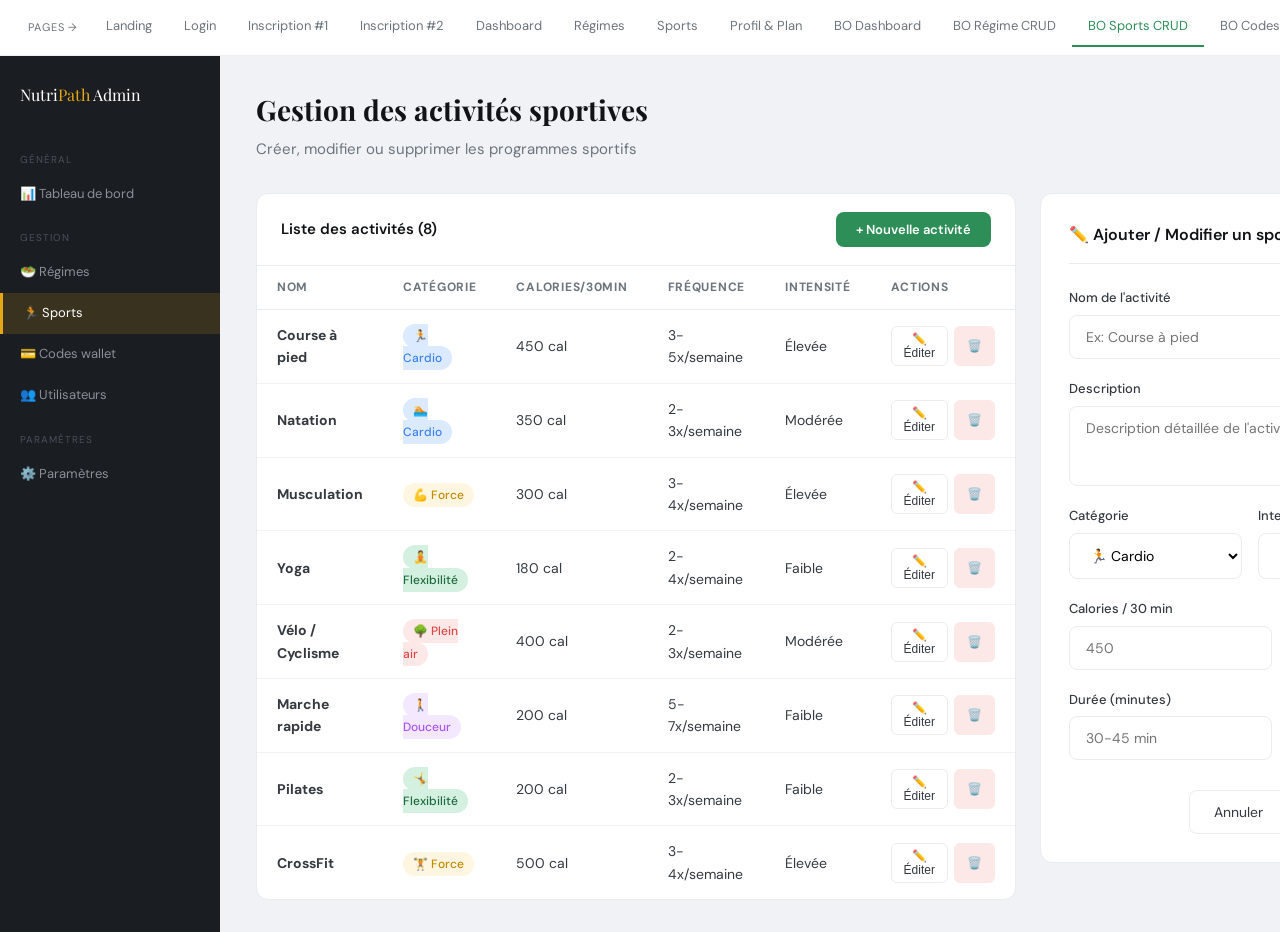
<file: template/bo-sports.html>
<!DOCTYPE html>
<html lang="fr">
<head>
<meta charset="UTF-8">
<meta name="viewport" content="width=device-width, initial-scale=1.0">
<title>NutriPath — BO Gestion des Sports</title>
<link href="https://fonts.googleapis.com/css2?family=Playfair+Display:wght@400;600;700&family=DM+Sans:wght@300;400;500;600&display=swap" rel="stylesheet">
<link rel="stylesheet" href="https://cdn.jsdelivr.net/npm/bootstrap-icons@1.11.0/font/bootstrap-icons.css">
<style>
  :root {
    --green-50: #f0faf4;
    --green-100: #d4f0e0;
    --green-400: #3aaa6b;
    --green-500: #2d8f57;
    --green-600: #1e6b3e;
    --gold-100: #fef6e0;
    --gold-400: #e6a817;
    --gold-500: #c48a00;
    --slate-50: #f8f9fa;
    --slate-100: #f1f3f5;
    --slate-200: #e9ecef;
    --slate-300: #dee2e6;
    --slate-400: #adb5bd;
    --slate-500: #6c757d;
    --slate-600: #495057;
    --slate-700: #343a40;
    --slate-900: #111316;
    --red-400: #e04646;
    --red-100: #fde8e8;
    --blue-400: #3b82f6;
    --blue-100: #dbeafe;
    --orange-400: #f97316;
    --orange-100: #fff7ed;
    --purple-400: #a855f7;
    --purple-100: #f3e8ff;
    --radius: 12px;
    --radius-sm: 8px;
  }

  * { box-sizing: border-box; margin: 0; padding: 0; }
  body { font-family: 'DM Sans', sans-serif; background: #fff; color: var(--slate-900); line-height: 1.6; }
  h1, h2, h3 { font-family: 'Playfair Display', serif; }

  .demo-nav {
    position: fixed; top: 0; left: 0; right: 0; z-index: 9999;
    background: rgba(255,255,255,0.95); backdrop-filter: blur(8px);
    display: flex; align-items: center; gap: 0; overflow-x: auto;
    padding: 0 24px; height: 56px; border-bottom: 1px solid rgba(0,0,0,0.06);
  }
  .demo-nav span { color: var(--slate-500); font-size: 11px; text-transform: uppercase; letter-spacing: .08em; padding: 0 12px 0 4px; white-space: nowrap; }
  .demo-nav a {
    background: none; border: none; color: var(--slate-500); font-family: 'DM Sans', sans-serif;
    font-size: 13px; padding: 8px 16px; cursor: pointer; white-space: nowrap; border-radius: 0;
    border-bottom: 2px solid transparent; transition: color .15s, border-color .15s;
    text-decoration: none;
  }
  .demo-nav a:hover { color: var(--slate-900); }
  .demo-nav a.active { color: var(--green-500); border-bottom-color: var(--green-500); }

  .app-layout { display: flex; min-height: 100vh; padding-top: 56px; }
  .bo-sidebar { width: 220px; background: #1a1d21; padding: 20px 0; flex-shrink: 0; }
  .bo-logo { font-family: 'Playfair Display', serif; font-size: 16px; color: #fff; padding: 6px 20px 28px; }
  .bo-logo span { color: #e6a817; }
  .bo-item { display: flex; align-items: center; gap: 9px; padding: 10px 20px; font-size: 13px; color: #8a8f98; cursor: pointer; transition: all .12s; text-decoration: none; }
  .bo-item:hover { color: #fff; background: rgba(255,255,255,0.05); }
  .bo-item.active { color: #fff; background: rgba(230,168,23,0.15); border-left: 3px solid #e6a817; }
  .bo-section { font-size: 10px; text-transform: uppercase; letter-spacing: .1em; color: #4a4f5a; padding: 16px 20px 6px; }

  .bo-content { flex: 1; padding: 32px 36px; background: #f0f2f5; }
  .page-header { margin-bottom: 32px; }
  .page-header h2 { font-size: 28px; color: var(--slate-900); }
  .page-header p { color: var(--slate-500); font-size: 15px; margin-top: 4px; }

  .bo-table { background: #fff; border-radius: var(--radius); border: 1px solid var(--slate-200); overflow: hidden; }
  .bo-table-header { display: flex; align-items: center; justify-content: space-between; padding: 18px 24px; border-bottom: 1px solid var(--slate-200); }
  .bo-table-header h3 { font-family: 'DM Sans', sans-serif; font-size: 15px; font-weight: 600; }
  .btn-add-bo { background: var(--green-500); color: #fff; border: none; padding: 9px 20px; border-radius: var(--radius-sm); font-family: 'DM Sans', sans-serif; font-size: 13px; font-weight: 600; cursor: pointer; }

  table { width: 100%; border-collapse: collapse; }
  th { font-family: 'DM Sans', sans-serif; font-size: 12px; text-transform: uppercase; letter-spacing: .06em; color: var(--slate-500); padding: 12px 20px; text-align: left; border-bottom: 1px solid var(--slate-200); }
  td { padding: 14px 20px; font-size: 14px; color: var(--slate-700); border-bottom: 1px solid var(--slate-100); }
  tr:last-child td { border-bottom: none; }
  .action-btns { display: flex; gap: 6px; }
  .btn-edit { padding: 5px 12px; border-radius: 6px; border: 1px solid var(--slate-200); background: #fff; font-size: 12px; cursor: pointer; color: var(--slate-700); }
  .btn-del { padding: 5px 12px; border-radius: 6px; border: 1px solid var(--red-100); background: var(--red-100); font-size: 12px; cursor: pointer; color: var(--red-400); }

  .form-page { max-width: 480px; }
  .form-card { background: #fff; border-radius: var(--radius); border: 1px solid var(--slate-200); padding: 28px; margin-bottom: 20px; }
  .form-card h3 { font-family: 'DM Sans', sans-serif; font-size: 16px; font-weight: 600; margin-bottom: 24px; padding-bottom: 16px; border-bottom: 1px solid var(--slate-200); }
  .form-group { display: flex; flex-direction: column; gap: 6px; margin-bottom: 20px; }
  .form-group label { font-size: 13px; font-weight: 500; color: var(--slate-700); }
  .form-group input, .form-group select, .form-group textarea { padding: 12px 16px; border: 1.5px solid var(--slate-200); border-radius: var(--radius-sm); font-family: 'DM Sans', sans-serif; font-size: 14px; outline: none; background: #fff; transition: border-color .15s; }
  .form-group input:focus, .form-group select:focus, .form-group textarea:focus { border-color: var(--green-400); }
  .form-row { display: grid; grid-template-columns: 1fr 1fr; gap: 16px; }
  .form-actions { display: flex; gap: 12px; justify-content: flex-end; margin-top: 8px; }
  .btn-cancel { padding: 12px 24px; border: 1px solid var(--slate-200); border-radius: var(--radius-sm); font-family: 'DM Sans', sans-serif; font-size: 14px; background: #fff; cursor: pointer; color: var(--slate-700); }
  .btn-save { padding: 12px 28px; border: none; border-radius: var(--radius-sm); font-family: 'DM Sans', sans-serif; font-size: 14px; font-weight: 600; background: var(--green-500); color: #fff; cursor: pointer; }

  .badge-category { padding: 4px 10px; border-radius: 100px; font-size: 12px; font-weight: 500; }
  .badge-cardio { background: var(--blue-100); color: var(--blue-400); }
  .badge-force { background: var(--gold-100); color: var(--gold-500); }
  .badge-flexibilite { background: var(--green-100); color: var(--green-600); }
  .badge-plein-air { background: var(--red-100); color: var(--red-400); }
  .badge-douceur { background: var(--purple-100); color: var(--purple-400); }

  @media (max-width: 900px) {
    .form-row { grid-template-columns: 1fr; }
    .bo-sidebar { width: 200px; }
    .bo-content { padding: 20px; }
  }
</style>
</head>
<body>

<nav class="demo-nav">
  <span>PAGES →</span>
  <a href="index.html">Landing</a>
  <a href="login.html">Login</a>
  <a href="inscription1.html">Inscription #1</a>
  <a href="inscription2.html">Inscription #2</a>
  <a href="dashboard.html">Dashboard</a>
  <a href="regimes.html">Régimes</a>
  <a href="sports.html">Sports</a>
  <a href="profil.html">Profil & Plan</a>
  <a href="bo-dashboard.html">BO Dashboard</a>
  <a href="bo-crud.html">BO Régime CRUD</a>
  <a href="bo-sports.html" class="active">BO Sports CRUD</a>
  <a href="bo-codes.html">BO Codes</a>
</nav>

<div class="app-layout">
  <div class="bo-sidebar">
    <div class="bo-logo">Nutri<span>Path</span> Admin</div>
    <div class="bo-section">Général</div>
    <a href="bo-dashboard.html" class="bo-item">📊 Tableau de bord</a>
    <div class="bo-section">Gestion</div>
    <a href="bo-crud.html" class="bo-item">🥗 Régimes</a>
    <a href="bo-sports.html" class="bo-item active">🏃 Sports</a>
    <a href="bo-codes.html" class="bo-item">💳 Codes wallet</a>
    <div class="bo-item">👥 Utilisateurs</div>
    <div class="bo-section">Paramètres</div>
    <div class="bo-item">⚙️ Paramètres</div>
  </div>
  <div class="bo-content">
    <div class="page-header">
      <h2>Gestion des activités sportives</h2>
      <p>Créer, modifier ou supprimer les programmes sportifs</p>
    </div>

    <div style="display: grid; grid-template-columns: 1fr 420px; gap: 24px;">
      <div>
        <div class="bo-table">
          <div class="bo-table-header">
            <h3>Liste des activités (8)</h3>
            <button class="btn-add-bo" onclick="resetForm()">+ Nouvelle activité</button>
          </div>
          <table id="sportsTable">
            <thead>
              <tr>
                <th>Nom</th>
                <th>Catégorie</th>
                <th>Calories/30min</th>
                <th>Fréquence</th>
                <th>Intensité</th>
                <th>Actions</th>
              </tr>
            </thead>
            <tbody id="sportsTableBody">
              <tr data-id="1">
                <td><strong>Course à pied</strong></td>
                <td><span class="badge-category badge-cardio">🏃 Cardio</span></td>
                <td>450 cal</td>
                <td>3-5x/semaine</td>
                <td>Élevée</td>
                <td><div class="action-btns"><button class="btn-edit" onclick="editSport(1)">✏️ Éditer</button><button class="btn-del" onclick="deleteSport(1)">🗑️</button></div></td>
              </tr>
              <tr data-id="2">
                <td><strong>Natation</strong></td>
                <td><span class="badge-category badge-cardio">🏊 Cardio</span></td>
                <td>350 cal</td>
                <td>2-3x/semaine</td>
                <td>Modérée</td>
                <td><div class="action-btns"><button class="btn-edit" onclick="editSport(2)">✏️ Éditer</button><button class="btn-del" onclick="deleteSport(2)">🗑️</button></div></td>
              </tr>
              <tr data-id="3">
                <td><strong>Musculation</strong></td>
                <td><span class="badge-category badge-force">💪 Force</span></td>
                <td>300 cal</td>
                <td>3-4x/semaine</td>
                <td>Élevée</td>
                <td><div class="action-btns"><button class="btn-edit" onclick="editSport(3)">✏️ Éditer</button><button class="btn-del" onclick="deleteSport(3)">🗑️</button></div></td>
              </tr>
              <tr data-id="4">
                <td><strong>Yoga</strong></td>
                <td><span class="badge-category badge-flexibilite">🧘 Flexibilité</span></td>
                <td>180 cal</td>
                <td>2-4x/semaine</td>
                <td>Faible</td>
                <td><div class="action-btns"><button class="btn-edit" onclick="editSport(4)">✏️ Éditer</button><button class="btn-del" onclick="deleteSport(4)">🗑️</button></div></td>
              </tr>
              <tr data-id="5">
                <td><strong>Vélo / Cyclisme</strong></td>
                <td><span class="badge-category badge-plein-air">🌳 Plein air</span></td>
                <td>400 cal</td>
                <td>2-3x/semaine</td>
                <td>Modérée</td>
                <td><div class="action-btns"><button class="btn-edit" onclick="editSport(5)">✏️ Éditer</button><button class="btn-del" onclick="deleteSport(5)">🗑️</button></div></td>
              </tr>
              <tr data-id="6">
                <td><strong>Marche rapide</strong></td>
                <td><span class="badge-category badge-douceur">🚶 Douceur</span></td>
                <td>200 cal</td>
                <td>5-7x/semaine</td>
                <td>Faible</td>
                <td><div class="action-btns"><button class="btn-edit" onclick="editSport(6)">✏️ Éditer</button><button class="btn-del" onclick="deleteSport(6)">🗑️</button></div></td>
              </tr>
              <tr data-id="7">
                <td><strong>Pilates</strong></td>
                <td><span class="badge-category badge-flexibilite">🤸 Flexibilité</span></td>
                <td>200 cal</td>
                <td>2-3x/semaine</td>
                <td>Faible</td>
                <td><div class="action-btns"><button class="btn-edit" onclick="editSport(7)">✏️ Éditer</button><button class="btn-del" onclick="deleteSport(7)">🗑️</button></div></td>
              </tr>
              <tr data-id="8">
                <td><strong>CrossFit</strong></td>
                <td><span class="badge-category badge-force">🏋️ Force</span></td>
                <td>500 cal</td>
                <td>3-4x/semaine</td>
                <td>Élevée</td>
                <td><div class="action-btns"><button class="btn-edit" onclick="editSport(8)">✏️ Éditer</button><button class="btn-del" onclick="deleteSport(8)">🗑️</button></div></td>
              </tr>
            </tbody>
          </table>
        </div>
      </div>

      <!-- Formulaire CRUD -->
      <div class="form-page">
        <div class="form-card" id="formCard">
          <h3 id="formTitle">✏️ Ajouter / Modifier un sport</h3>
          <div class="form-group">
            <label>Nom de l'activité</label>
            <input type="text" id="sportName" placeholder="Ex: Course à pied">
          </div>
          <div class="form-group">
            <label>Description</label>
            <textarea rows="3" id="sportDesc" placeholder="Description détaillée de l'activité..."></textarea>
          </div>
          <div class="form-row">
            <div class="form-group">
              <label>Catégorie</label>
              <select id="sportCategory">
                <option value="cardio">🏃 Cardio</option>
                <option value="force">💪 Force</option>
                <option value="flexibilite">🧘 Flexibilité</option>
                <option value="plein-air">🌳 Plein air</option>
                <option value="douceur">🌸 Douceur</option>
              </select>
            </div>
            <div class="form-group">
              <label>Intensité</label>
              <select id="sportIntensity">
                <option value="faible">🍃 Faible</option>
                <option value="moyen">🌊 Modérée</option>
                <option value="eleve">⚡ Élevée</option>
              </select>
            </div>
          </div>
          <div class="form-row">
            <div class="form-group">
              <label>Calories / 30 min</label>
              <input type="number" id="sportCalories" placeholder="450">
            </div>
            <div class="form-group">
              <label>Fréquence (par semaine)</label>
              <input type="text" id="sportFrequency" placeholder="3-5x/semaine">
            </div>
          </div>
          <div class="form-row">
            <div class="form-group">
              <label>Durée (minutes)</label>
              <input type="text" id="sportDuration" placeholder="30-45 min">
            </div>
            <div class="form-group">
              <label>Niveau requis</label>
              <select id="sportLevel">
                <option>Débutant</option>
                <option selected>Intermédiaire</option>
                <option>Avancé</option>
                <option>Tous niveaux</option>
              </select>
            </div>
          </div>
          <div class="form-actions">
            <button class="btn-cancel" onclick="resetForm()">Annuler</button>
            <button class="btn-save" onclick="saveSport()">Enregistrer</button>
          </div>
        </div>
      </div>
    </div>
  </div>
</div>

<script>
let currentEditId = null;

const sportsData = {
  1: { name: "Course à pied", desc: "Idéal pour brûler des calories et améliorer votre endurance cardiovasculaire.", category: "cardio", intensity: "eleve", calories: "450", frequency: "3-5x/semaine", duration: "30-45 min", level: "Intermédiaire" },
  2: { name: "Natation", desc: "Activité complète sans impact sur les articulations, idéale pour tous les âges.", category: "cardio", intensity: "moyen", calories: "350", frequency: "2-3x/semaine", duration: "30-60 min", level: "Tous niveaux" },
  3: { name: "Musculation", desc: "Renforcez votre masse musculaire, améliorez votre métabolisme de base.", category: "force", intensity: "eleve", calories: "300", frequency: "3-4x/semaine", duration: "45-60 min", level: "Intermédiaire" },
  4: { name: "Yoga", desc: "Améliorez votre souplesse, réduisez le stress et tonifiez votre corps.", category: "flexibilite", intensity: "faible", calories: "180", frequency: "2-4x/semaine", duration: "45-75 min", level: "Débutant" },
  5: { name: "Vélo / Cyclisme", desc: "Parfait pour explorer tout en faisant du sport, excellent pour le cardio.", category: "plein-air", intensity: "moyen", calories: "400", frequency: "2-3x/semaine", duration: "45-90 min", level: "Tous niveaux" },
  6: { name: "Marche rapide", desc: "Accessible à tous, idéal pour débuter une activité physique régulière.", category: "douceur", intensity: "faible", calories: "200", frequency: "5-7x/semaine", duration: "30-60 min", level: "Débutant" },
  7: { name: "Pilates", desc: "Renforcez vos muscles profonds, améliorez votre posture et votre équilibre.", category: "flexibilite", intensity: "faible", calories: "200", frequency: "2-3x/semaine", duration: "45-60 min", level: "Débutant" },
  8: { name: "CrossFit", desc: "Entraînement intense mêlant cardio et force pour des résultats rapides.", category: "force", intensity: "eleve", calories: "500", frequency: "3-4x/semaine", duration: "45-60 min", level: "Avancé" }
};

function editSport(id) {
  currentEditId = id;
  const sport = sportsData[id];
  if (sport) {
    document.getElementById('sportName').value = sport.name;
    document.getElementById('sportDesc').value = sport.desc;
    document.getElementById('sportCategory').value = sport.category;
    document.getElementById('sportIntensity').value = sport.intensity;
    document.getElementById('sportCalories').value = sport.calories;
    document.getElementById('sportFrequency').value = sport.frequency;
    document.getElementById('sportDuration').value = sport.duration;
    document.getElementById('sportLevel').value = sport.level;
    document.getElementById('formTitle').innerHTML = '✏️ Modifier un sport';
  }
}

function deleteSport(id) {
  if (confirm('Supprimer cette activité sportive ?')) {
    const row = document.querySelector(`tr[data-id="${id}"]`);
    if (row) row.remove();
    delete sportsData[id];
  }
}

function saveSport() {
  const name = document.getElementById('sportName').value;
  const desc = document.getElementById('sportDesc').value;
  const category = document.getElementById('sportCategory').value;
  const intensity = document.getElementById('sportIntensity').value;
  const calories = document.getElementById('sportCalories').value;
  const frequency = document.getElementById('sportFrequency').value;
  const duration = document.getElementById('sportDuration').value;
  const level = document.getElementById('sportLevel').value;

  if (!name) {
    alert('Veuillez saisir un nom');
    return;
  }

  const categoryLabels = {
    cardio: '🏃 Cardio', force: '💪 Force', flexibilite: '🧘 Flexibilité',
    'plein-air': '🌳 Plein air', douceur: '🌸 Douceur'
  };
  const intensityLabels = { faible: 'Faible', moyen: 'Modérée', eleve: 'Élevée' };
  const badgeClasses = {
    cardio: 'badge-cardio', force: 'badge-force', flexibilite: 'badge-flexibilite',
    'plein-air': 'badge-plein-air', douceur: 'badge-douceur'
  };

  if (currentEditId && sportsData[currentEditId]) {
    // Update existing
    sportsData[currentEditId] = { name, desc, category, intensity, calories, frequency, duration, level };
    const row = document.querySelector(`tr[data-id="${currentEditId}"]`);
    if (row) {
      row.innerHTML = `
        <td><strong>${name}</strong></td>
        <td><span class="badge-category ${badgeClasses[category]}">${categoryLabels[category]}</span></td>
        <td>${calories} cal</td>
        <td>${frequency}</td>
        <td>${intensityLabels[intensity]}</td>
        <td><div class="action-btns"><button class="btn-edit" onclick="editSport(${currentEditId})">✏️ Éditer</button><button class="btn-del" onclick="deleteSport(${currentEditId})">🗑️</button></div></td>
      `;
    }
  } else {
    // Create new
    const newId = Date.now();
    sportsData[newId] = { name, desc, category, intensity, calories, frequency, duration, level };
    const tbody = document.getElementById('sportsTableBody');
    const newRow = document.createElement('tr');
    newRow.setAttribute('data-id', newId);
    newRow.innerHTML = `
      <td><strong>${name}</strong></td>
      <td><span class="badge-category ${badgeClasses[category]}">${categoryLabels[category]}</span></td>
      <td>${calories} cal</td>
      <td>${frequency}</td>
      <td>${intensityLabels[intensity]}</td>
      <td><div class="action-btns"><button class="btn-edit" onclick="editSport(${newId})">✏️ Éditer</button><button class="btn-del" onclick="deleteSport(${newId})">🗑️</button></div></td>
    `;
    tbody.appendChild(newRow);
  }
  resetForm();
}

function resetForm() {
  currentEditId = null;
  document.getElementById('sportName').value = '';
  document.getElementById('sportDesc').value = '';
  document.getElementById('sportCategory').value = 'cardio';
  document.getElementById('sportIntensity').value = 'moyen';
  document.getElementById('sportCalories').value = '';
  document.getElementById('sportFrequency').value = '';
  document.getElementById('sportDuration').value = '';
  document.getElementById('sportLevel').value = 'Intermédiaire';
  document.getElementById('formTitle').innerHTML = '➕ Ajouter un sport';
}
</script>
</body>
</html>
</file>
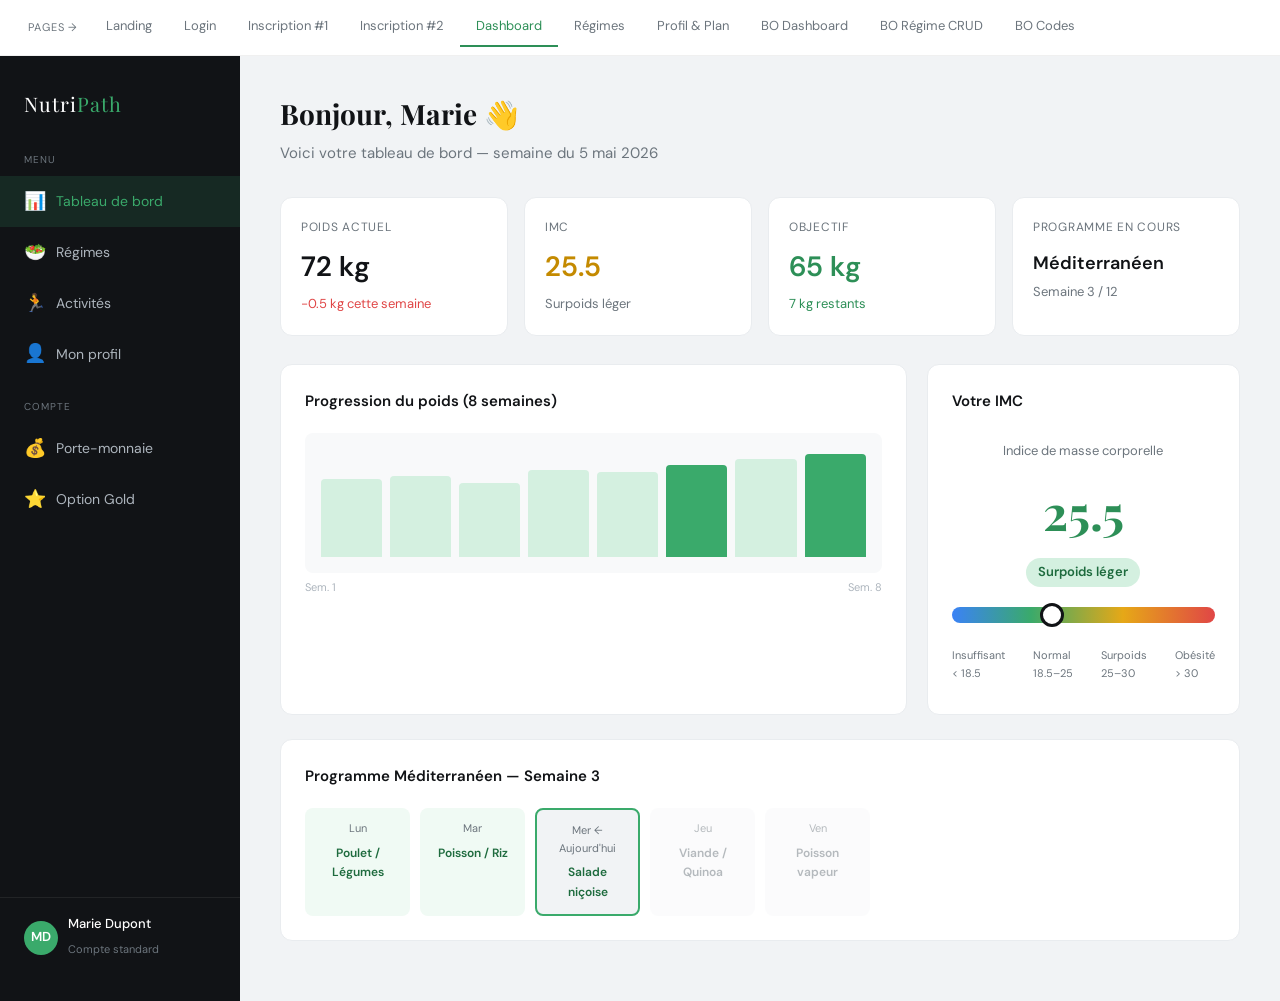
<file: template/dashboard.html>
<!DOCTYPE html>
<html lang="fr">
<head>
<meta charset="UTF-8">
<meta name="viewport" content="width=device-width, initial-scale=1.0">
<title>NutriPath — Dashboard Utilisateur</title>
<link href="https://fonts.googleapis.com/css2?family=Playfair+Display:wght@400;600;700&family=DM+Sans:wght@300;400;500;600&display=swap" rel="stylesheet">
<link rel="stylesheet" href="https://cdn.jsdelivr.net/npm/bootstrap-icons@1.11.0/font/bootstrap-icons.css">
<style>
  :root {
    --green-50: #f0faf4;
    --green-100: #d4f0e0;
    --green-400: #3aaa6b;
    --green-500: #2d8f57;
    --green-600: #1e6b3e;
    --green-900: #0d2e1a;
    --gold-100: #fef6e0;
    --gold-400: #e6a817;
    --gold-500: #c48a00;
    --slate-50: #f8f9fa;
    --slate-100: #f1f3f5;
    --slate-200: #e9ecef;
    --slate-300: #dee2e6;
    --slate-400: #adb5bd;
    --slate-500: #6c757d;
    --slate-600: #495057;
    --slate-700: #343a40;
    --slate-900: #111316;
    --red-400: #e04646;
    --radius: 12px;
    --radius-sm: 8px;
  }

  * { box-sizing: border-box; margin: 0; padding: 0; }
  body { font-family: 'DM Sans', sans-serif; background: #fff; color: var(--slate-900); line-height: 1.6; }
  h1, h2, h3 { font-family: 'Playfair Display', serif; }

  .demo-nav {
    position: fixed; top: 0; left: 0; right: 0; z-index: 9999;
    background: rgba(255,255,255,0.95); backdrop-filter: blur(8px);
    display: flex; align-items: center; gap: 0; overflow-x: auto;
    padding: 0 24px; height: 56px; border-bottom: 1px solid rgba(0,0,0,0.06);
  }
  .demo-nav span { color: var(--slate-500); font-size: 11px; text-transform: uppercase; letter-spacing: .08em; padding: 0 12px 0 4px; white-space: nowrap; }
  .demo-nav a {
    background: none; border: none; color: var(--slate-500); font-family: 'DM Sans', sans-serif;
    font-size: 13px; padding: 8px 16px; cursor: pointer; white-space: nowrap; border-radius: 0;
    border-bottom: 2px solid transparent; transition: color .15s, border-color .15s;
    text-decoration: none;
  }
  .demo-nav a:hover { color: var(--slate-900); }
  .demo-nav a.active { color: var(--green-500); border-bottom-color: var(--green-500); }

  .app-layout { display: flex; min-height: 100vh; padding-top: 56px; }
  .sidebar { width: 240px; background: var(--slate-900); padding: 24px 0; display: flex; flex-direction: column; flex-shrink: 0; }
  .sidebar-logo { font-family: 'Playfair Display', serif; font-size: 20px; color: #fff; padding: 8px 24px 32px; letter-spacing: .05em; }
  .sidebar-logo span { color: var(--green-400); }
  .sidebar-section { font-size: 10px; text-transform: uppercase; letter-spacing: .1em; color: var(--slate-500); padding: 0 24px 8px; }
  .sidebar-item { display: flex; align-items: center; gap: 10px; padding: 11px 24px; font-size: 14px; color: var(--slate-400); cursor: pointer; transition: background .12s, color .12s; text-decoration: none; }
  .sidebar-item:hover { background: rgba(255,255,255,0.05); color: #fff; }
  .sidebar-item.active { background: rgba(58, 170, 107, 0.15); color: var(--green-400); }
  .sidebar-item .icon { font-size: 18px; }
  .sidebar-footer { margin-top: auto; padding: 16px 24px; border-top: 1px solid rgba(255,255,255,0.07); }
  .sidebar-user { display: flex; align-items: center; gap: 10px; }
  .avatar { width: 34px; height: 34px; border-radius: 50%; background: var(--green-400); display: flex; align-items: center; justify-content: center; font-size: 13px; font-weight: 600; color: #fff; flex-shrink: 0; }
  .avatar-info p { font-size: 13px; color: #fff; font-weight: 500; }
  .avatar-info span { font-size: 11px; color: var(--slate-500); }

  .main-content { flex: 1; padding: 36px 40px; background: var(--slate-100); overflow-y: auto; }
  .page-header { margin-bottom: 32px; }
  .page-header h2 { font-size: 28px; color: var(--slate-900); }
  .page-header p { color: var(--slate-500); font-size: 15px; margin-top: 4px; }

  .stats-row { display: grid; grid-template-columns: repeat(auto-fit, minmax(180px, 1fr)); gap: 16px; margin-bottom: 28px; }
  .stat-card { background: #fff; border-radius: var(--radius); padding: 20px; border: 1px solid var(--slate-200); }
  .stat-label { font-size: 12px; color: var(--slate-500); text-transform: uppercase; letter-spacing: .06em; margin-bottom: 8px; }
  .stat-value { font-size: 28px; font-weight: 600; color: var(--slate-900); }
  .stat-sub { font-size: 13px; margin-top: 4px; }
  .stat-sub.up { color: var(--green-500); }
  .stat-sub.down { color: var(--red-400); }

  .cards-row { display: grid; grid-template-columns: 2fr 1fr; gap: 20px; margin-bottom: 24px; }
  .card { background: #fff; border-radius: var(--radius); padding: 24px; border: 1px solid var(--slate-200); }
  .card-title { font-family: 'DM Sans', sans-serif; font-size: 15px; font-weight: 600; color: var(--slate-900); margin-bottom: 20px; }
  .imc-gauge { display: flex; flex-direction: column; align-items: center; padding: 8px 0; }
  .gauge-bar { width: 100%; height: 16px; border-radius: 100px; background: linear-gradient(to right, #3b82f6 0%, #3aaa6b 30%, #e6a817 65%, #e04646 100%); position: relative; margin-bottom: 24px; }
  .gauge-marker { position: absolute; top: -4px; width: 24px; height: 24px; border-radius: 50%; background: #fff; border: 3px solid var(--slate-900); transform: translateX(-50%); left: 38%; }
  .gauge-labels { display: flex; justify-content: space-between; width: 100%; font-size: 11px; color: var(--slate-500); }
  .imc-num { font-size: 48px; font-weight: 700; font-family: 'Playfair Display', serif; color: var(--green-500); }
  .imc-tag { background: var(--green-100); color: var(--green-600); font-size: 13px; font-weight: 600; padding: 4px 12px; border-radius: 100px; margin-top: 8px; }
  .chart-placeholder { height: 140px; background: var(--slate-50); border-radius: var(--radius-sm); display: flex; align-items: flex-end; padding: 16px; gap: 8px; }
  .bar { flex: 1; border-radius: 4px 4px 0 0; background: var(--green-100); height: 70%; }
  .bar.active { background: var(--green-400); }

  @media (max-width: 900px) {
    .cards-row { grid-template-columns: 1fr; }
    .sidebar { width: 200px; }
    .main-content { padding: 20px; }
  }
</style>
</head>
<body>

<nav class="demo-nav">
  <span>PAGES →</span>
  <a href="index.html">Landing</a>
  <a href="login.html">Login</a>
  <a href="inscription1.html">Inscription #1</a>
  <a href="inscription2.html">Inscription #2</a>
  <a href="dashboard.html" class="active">Dashboard</a>
  <a href="regimes.html">Régimes</a>
  <a href="profil.html">Profil & Plan</a>
  <a href="bo-dashboard.html">BO Dashboard</a>
  <a href="bo-crud.html">BO Régime CRUD</a>
  <a href="bo-codes.html">BO Codes</a>
</nav>

<div class="app-layout">
  <div class="sidebar">
    <div class="sidebar-logo">Nutri<span>Path</span></div>
    <div class="sidebar-section">Menu</div>
    <a href="dashboard.html" class="sidebar-item active"><span class="icon">📊</span> Tableau de bord</a>
    <a href="regimes.html" class="sidebar-item"><span class="icon">🥗</span> Régimes</a>
    <a href="sports.html" class="sidebar-item"><span class="icon">🏃</span> Activités</a>
    <a href="profil.html" class="sidebar-item"><span class="icon">👤</span> Mon profil</a>
    <div class="sidebar-section" style="margin-top:20px;">Compte</div>
    <div class="sidebar-item"><span class="icon">💰</span> Porte-monnaie</div>
    <div class="sidebar-item"><span class="icon">⭐</span> Option Gold</div>
    <div class="sidebar-footer">
      <div class="sidebar-user">
        <div class="avatar">MD</div>
        <div class="avatar-info">
          <p>Marie Dupont</p>
          <span>Compte standard</span>
        </div>
      </div>
    </div>
  </div>
  <div class="main-content">
    <div class="page-header">
      <h2>Bonjour, Marie 👋</h2>
      <p>Voici votre tableau de bord — semaine du 5 mai 2026</p>
    </div>

    <div class="stats-row">
      <div class="stat-card">
        <div class="stat-label">Poids actuel</div>
        <div class="stat-value">72 kg</div>
        <div class="stat-sub down">−0.5 kg cette semaine</div>
      </div>
      <div class="stat-card">
        <div class="stat-label">IMC</div>
        <div class="stat-value" style="color: var(--gold-500);">25.5</div>
        <div class="stat-sub" style="color: var(--slate-500);">Surpoids léger</div>
      </div>
      <div class="stat-card">
        <div class="stat-label">Objectif</div>
        <div class="stat-value" style="color: var(--green-500);">65 kg</div>
        <div class="stat-sub up">7 kg restants</div>
      </div>
      <div class="stat-card">
        <div class="stat-label">Programme en cours</div>
        <div class="stat-value" style="font-size: 18px; padding-top: 4px;">Méditerranéen</div>
        <div class="stat-sub" style="color: var(--slate-500);">Semaine 3 / 12</div>
      </div>
    </div>

    <div class="cards-row">
      <div class="card">
        <div class="card-title">Progression du poids (8 semaines)</div>
        <div class="chart-placeholder">
          <div class="bar" style="height: 72%"></div>
          <div class="bar" style="height: 75%"></div>
          <div class="bar" style="height: 68%"></div>
          <div class="bar" style="height: 80%"></div>
          <div class="bar" style="height: 78%"></div>
          <div class="bar active" style="height: 85%"></div>
          <div class="bar" style="height: 90%"></div>
          <div class="bar active" style="height: 95%"></div>
        </div>
        <div style="display:flex; justify-content:space-between; margin-top:6px;">
          <span style="font-size:11px;color:var(--slate-400)">Sem. 1</span>
          <span style="font-size:11px;color:var(--slate-400)">Sem. 8</span>
        </div>
      </div>
      <div class="card">
        <div class="card-title">Votre IMC</div>
        <div class="imc-gauge">
          <div style="font-size:13px; color: var(--slate-500); margin-bottom: 12px; text-align: center;">Indice de masse corporelle</div>
          <div class="imc-num">25.5</div>
          <div class="imc-tag">Surpoids léger</div>
          <div style="width:100%; margin-top: 20px;">
            <div class="gauge-bar"><div class="gauge-marker"></div></div>
            <div class="gauge-labels">
              <span>Insuffisant<br>< 18.5</span>
              <span>Normal<br>18.5–25</span>
              <span>Surpoids<br>25–30</span>
              <span>Obésité<br>> 30</span>
            </div>
          </div>
        </div>
      </div>
    </div>

    <div class="card" style="margin-bottom: 24px;">
      <div class="card-title">Programme Méditerranéen — Semaine 3</div>
      <div style="display: grid; grid-template-columns: repeat(auto-fill, minmax(100px,1fr)); gap: 10px;">
        <div style="background: var(--green-50); border-radius: 8px; padding: 12px; text-align: center;">
          <div style="font-size:11px; color:var(--slate-500); margin-bottom: 6px;">Lun</div>
          <div style="font-size:12px; font-weight: 600; color: var(--green-600);">Poulet / Légumes</div>
        </div>
        <div style="background: var(--green-50); border-radius: 8px; padding: 12px; text-align: center;">
          <div style="font-size:11px; color:var(--slate-500); margin-bottom: 6px;">Mar</div>
          <div style="font-size:12px; font-weight: 600; color: var(--green-600);">Poisson / Riz</div>
        </div>
        <div style="background: var(--slate-100); border-radius: 8px; padding: 12px; text-align: center; border: 2px solid var(--green-400);">
          <div style="font-size:11px; color:var(--slate-500); margin-bottom: 6px;">Mer ← Aujourd'hui</div>
          <div style="font-size:12px; font-weight: 600; color: var(--green-600);">Salade niçoise</div>
        </div>
        <div style="background: var(--slate-50); border-radius: 8px; padding: 12px; text-align: center; opacity: .5;">
          <div style="font-size:11px; color:var(--slate-500); margin-bottom: 6px;">Jeu</div>
          <div style="font-size:12px; font-weight: 600; color: var(--slate-500);">Viande / Quinoa</div>
        </div>
        <div style="background: var(--slate-50); border-radius: 8px; padding: 12px; text-align: center; opacity: .5;">
          <div style="font-size:11px; color:var(--slate-500); margin-bottom: 6px;">Ven</div>
          <div style="font-size:12px; font-weight: 600; color: var(--slate-500);">Poisson vapeur</div>
        </div>
      </div>
    </div>
  </div>
</div>
</body>
</html>
</file>
<file: public/assets/fpdf186/fpdf.css>
body {font-family:"Times New Roman",serif}
h1 {font:bold 135% Arial,sans-serif; color:#4000A0; margin-bottom:0.9em}
h2 {font:bold 95% Arial,sans-serif; color:#900000; margin-top:1.5em; margin-bottom:1em}
dl.param dt {text-decoration:underline}
dl.param dd {margin-top:1em; margin-bottom:1em}
dl.param ul {margin-top:1em; margin-bottom:1em}
tt, code, kbd {font-family:"Courier New",Courier,monospace; font-size:82%}
div.source {margin-top:1.4em; margin-bottom:1.3em}
div.source pre {display:table; border:1px solid #24246A; width:100%; margin:0em; font-family:inherit; font-size:100%}
div.source code {display:block; border:1px solid #C5C5EC; background-color:#F0F5FF; padding:6px; color:#000000}
div.doc-source {margin-top:1.4em; margin-bottom:1.3em}
div.doc-source pre {display:table; width:100%; margin:0em; font-family:inherit; font-size:100%}
div.doc-source code {display:block; background-color:#E0E0E0; padding:4px}
.kw {color:#000080; font-weight:bold}
.str {color:#CC0000}
.cmt {color:#008000}
p.demo {text-align:center; margin-top:-0.9em}
a.demo {text-decoration:none; font-weight:bold; color:#0000CC}
a.demo:link {text-decoration:none; font-weight:bold; color:#0000CC}
a.demo:hover {text-decoration:none; font-weight:bold; color:#0000FF}
a.demo:active {text-decoration:none; font-weight:bold; color:#0000FF}
</file>
